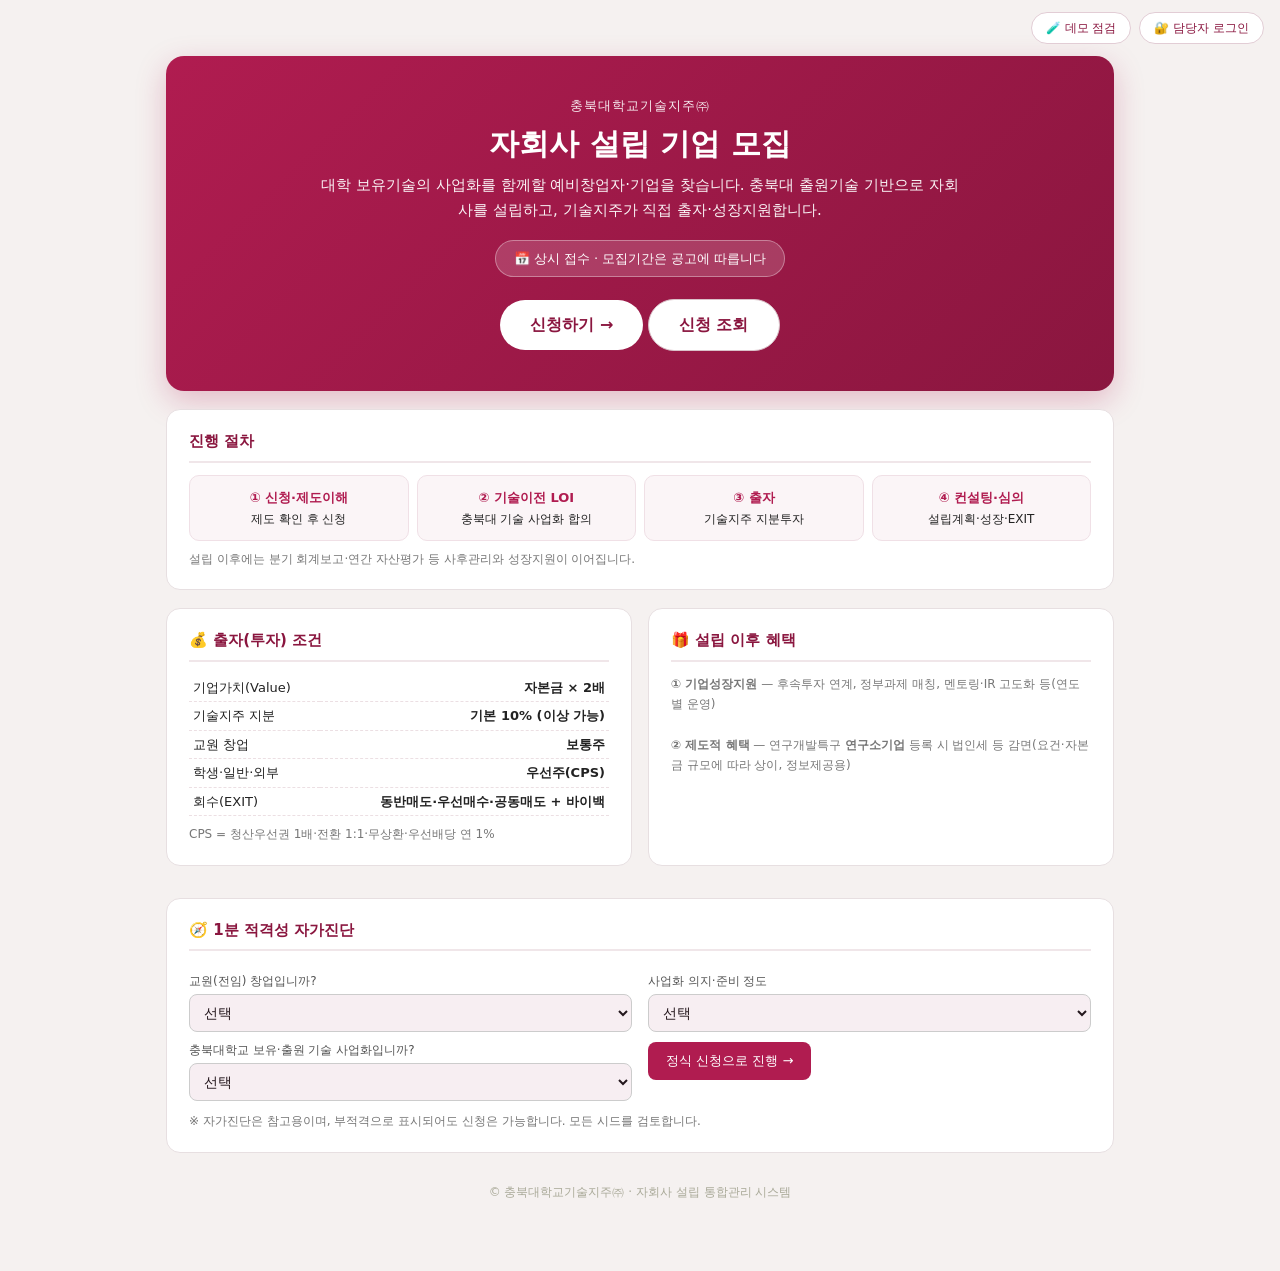
<file: index.html>
<!DOCTYPE html>
<html lang="ko"><head><meta charset="utf-8">
<title>충북대학교기술지주㈜ 자회사 설립 통합관리</title>
<meta http-equiv="refresh" content="0; url=pages/index.html">
<script>location.replace('pages/'+location.search+location.hash);</script>
</head><body>이동 중… <a href="pages/index.html">자회사 설립 모집 페이지로 이동</a></body></html>
</file>
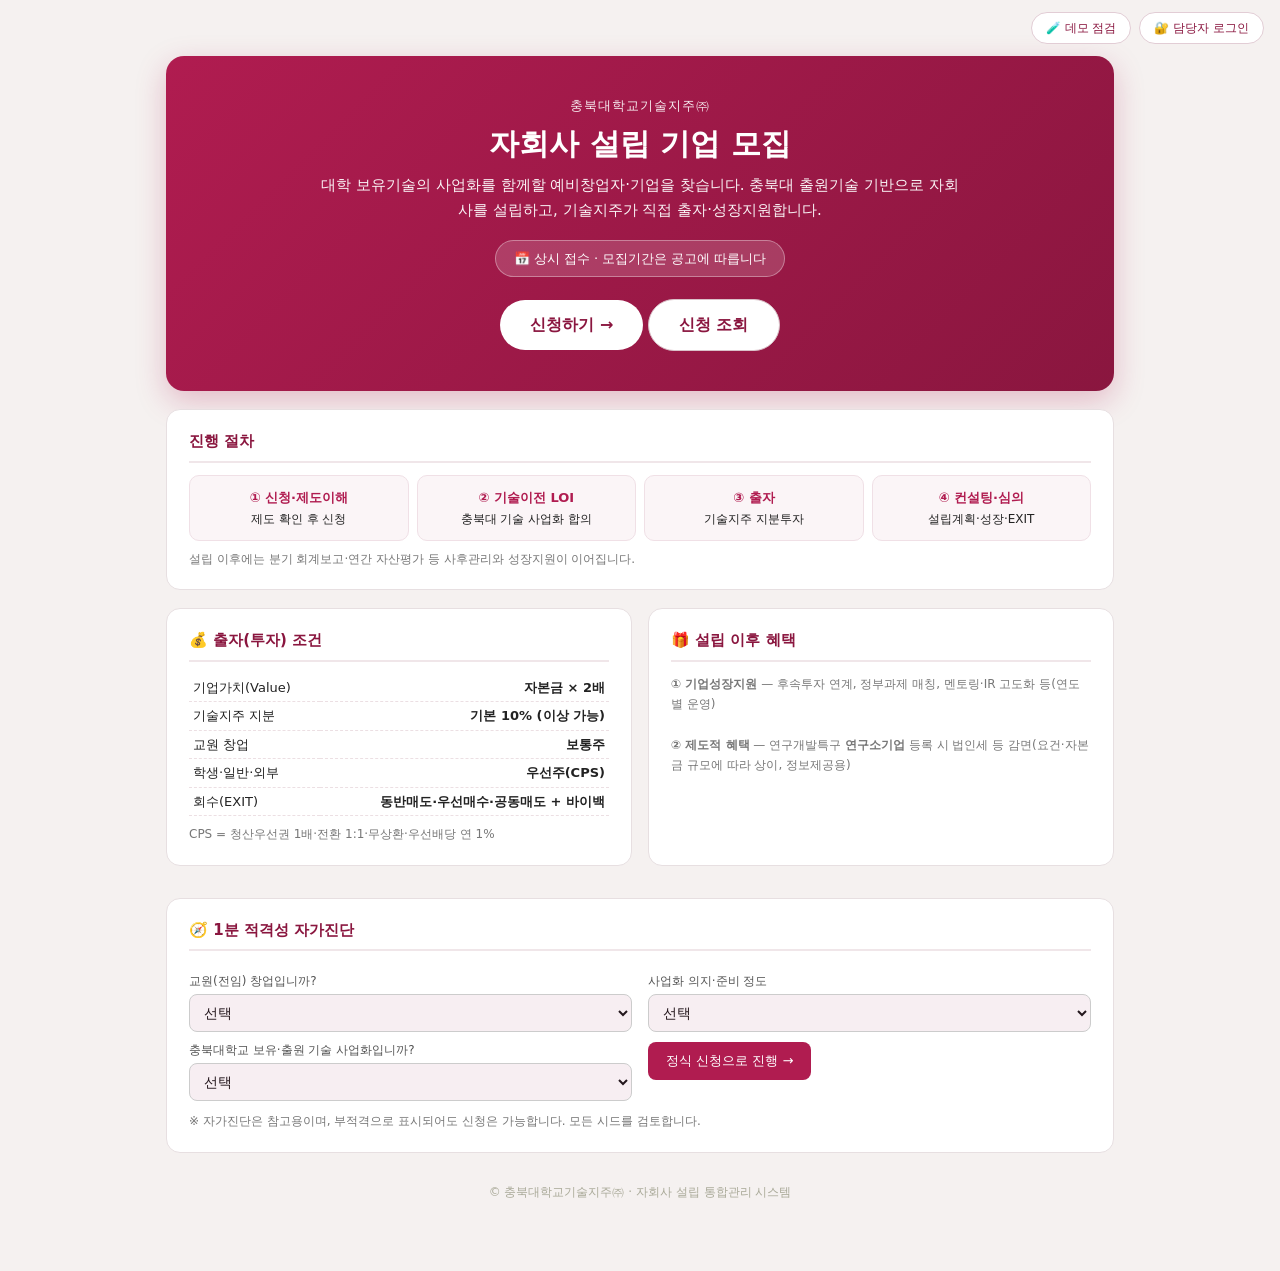
<file: pages/index.html>
<!DOCTYPE html>
<html lang="ko">
<head>
<meta charset="utf-8">
<meta name="viewport" content="width=device-width, initial-scale=1">
<title>자회사 설립 모집 · 충북대학교기술지주㈜</title>
<link rel="stylesheet" href="../common/style.css">
<style>
  :root{ --brand:#b01c50; --brand-d:#8a163f; --ok:#1f8a4c; --warn:#c47f0a; --bad:#c0392b; }
  *{ box-sizing:border-box; }
  body{ font-family:'Malgun Gothic','맑은 고딕',system-ui,sans-serif; background:#f5f1f0; margin:0; color:#222; }
  .wrap{ max-width:980px; margin:0 auto; padding:0 16px 70px; }
  .top{ display:flex; justify-content:flex-end; padding:12px 16px; }
  .top a{ font-size:12px; color:var(--brand-d); text-decoration:none; border:1px solid #e2cdd5; border-radius:20px; padding:6px 14px; background:#fff; }
  .hero{ background:linear-gradient(135deg,var(--brand),var(--brand-d)); color:#fff; border-radius:18px; padding:40px 34px; box-shadow:0 10px 30px rgba(176,28,80,.25); text-align:center; }
  .hero .org{ font-size:13px; opacity:.9; letter-spacing:1px; }
  .hero h1{ margin:8px 0 10px; font-size:30px; line-height:1.3; }
  .hero p{ opacity:.95; font-size:15px; line-height:1.7; margin:0 auto; max-width:640px; }
  .hero .period{ display:inline-block; margin-top:16px; background:rgba(255,255,255,.16); border:1px solid rgba(255,255,255,.35); border-radius:30px; padding:8px 18px; font-size:13px; }
  .cta{ margin-top:22px; } .cta a{ display:inline-block; text-decoration:none; font-weight:700; font-size:16px; padding:13px 30px; border-radius:30px; }
  .cta .go{ background:#fff; color:var(--brand-d); } .cta .go:hover{ background:#ffeef4; }
  .grid{ display:grid; grid-template-columns:1fr 1fr; gap:16px; margin-top:18px; }
  @media(max-width:760px){ .grid{ grid-template-columns:1fr; } .hero h1{ font-size:24px; } }
  .card{ background:#fff; border:1px solid #e7dfe1; border-radius:14px; padding:20px 22px; }
  .card h2{ margin:0 0 12px; font-size:15px; color:var(--brand-d); border-bottom:2px solid #f0e6e9; padding-bottom:8px; }
  .steps4{ display:grid; grid-template-columns:repeat(4,1fr); gap:8px; margin-top:6px; }
  @media(max-width:760px){ .steps4{ grid-template-columns:1fr 1fr; } }
  .st{ background:#fbf5f7; border:1px solid #f0e0e6; border-radius:10px; padding:12px 8px; text-align:center; font-size:12px; }
  .st b{ display:block; color:var(--brand); font-size:13px; margin-bottom:3px; }
  .cond td{ padding:4px 4px; border-bottom:1px dashed #ecdfe3; font-size:13px; } .cond td:last-child{ text-align:right; font-weight:600; }
  table.cond{ width:100%; border-collapse:collapse; }
  .note{ font-size:12px; color:#777; line-height:1.7; }
  label{ display:block; font-size:12px; color:#555; margin:9px 0 4px; }
  select{ width:100%; padding:9px 10px; border:1px solid #ccc; border-radius:8px; font-size:14px; }
  .verdict{ margin-top:12px; padding:12px 14px; border-radius:9px; font-size:13px; display:none; }
  .v-ok{ background:#e3f5ea; color:var(--ok); } .v-warn{ background:#fdf2e0; color:var(--warn); } .v-bad{ background:#fbe7e4; color:var(--bad); }
  .diagcta{ display:inline-block; margin-top:10px; text-decoration:none; background:var(--brand); color:#fff; padding:9px 18px; border-radius:8px; font-size:13px; }
  footer{ text-align:center; color:#aa9; font-size:12px; margin-top:30px; }
</style>
</head>
<body>
<div class="top"><a href="_demo_seed.html" style="margin-right:8px">🧪 데모 점검</a><a href="login.html">🔐 담당자 로그인</a></div>
<div class="wrap">
  <div class="hero">
    <div class="org">충북대학교기술지주㈜</div>
    <h1>자회사 설립 기업 모집</h1>
    <p>대학 보유기술의 사업화를 함께할 예비창업자·기업을 찾습니다. 충북대 출원기술 기반으로 자회사를 설립하고, 기술지주가 직접 출자·성장지원합니다.</p>
    <div class="period">📅 상시 접수 · 모집기간은 공고에 따릅니다</div>
    <div class="cta"><a class="go" href="1_apply.html?role=applicant">신청하기 →</a> <a class="go" href="apply_status.html" style="background:#fff;color:var(--brand-d);border:1px solid #d9c2c9">신청 조회</a></div>
  </div>

  <div class="card" style="margin-top:18px">
    <h2>진행 절차</h2>
    <div class="steps4">
      <div class="st"><b>① 신청·제도이해</b>제도 확인 후 신청</div>
      <div class="st"><b>② 기술이전 LOI</b>충북대 기술 사업화 합의</div>
      <div class="st"><b>③ 출자</b>기술지주 지분투자</div>
      <div class="st"><b>④ 컨설팅·심의</b>설립계획·성장·EXIT</div>
    </div>
    <div class="note" style="margin-top:8px">설립 이후에는 분기 회계보고·연간 자산평가 등 사후관리와 성장지원이 이어집니다.</div>
  </div>

  <div class="grid">
    <div class="card">
      <h2>💰 출자(투자) 조건</h2>
      <table class="cond">
        <tr><td>기업가치(Value)</td><td>자본금 × 2배</td></tr>
        <tr><td>기술지주 지분</td><td>기본 10% (이상 가능)</td></tr>
        <tr><td>교원 창업</td><td>보통주</td></tr>
        <tr><td>학생·일반·외부</td><td>우선주(CPS)</td></tr>
        <tr><td>회수(EXIT)</td><td>동반매도·우선매수·공동매도 + 바이백</td></tr>
      </table>
      <div class="note" style="margin-top:8px">CPS = 청산우선권 1배·전환 1:1·무상환·우선배당 연 1%</div>
    </div>

    <div class="card">
      <h2>🎁 설립 이후 혜택</h2>
      <div class="note">
        <b>① 기업성장지원</b> — 후속투자 연계, 정부과제 매칭, 멘토링·IR 고도화 등(연도별 운영)<br><br>
        <b>② 제도적 혜택</b> — 연구개발특구 <b>연구소기업</b> 등록 시 법인세 등 감면(요건·자본금 규모에 따라 상이, 정보제공용)
      </div>
    </div>
  </div>

  <div class="card" style="margin-top:16px">
    <h2>🧭 1분 적격성 자가진단</h2>
    <div class="grid" style="margin-top:0">
      <div>
        <label>교원(전임) 창업입니까?</label>
        <select id="q_prof"><option value="">선택</option><option value="y">예(교원)</option><option value="n">아니오</option></select>
        <label>충북대학교 보유·출원 기술 사업화입니까?</label>
        <select id="q_tech"><option value="">선택</option><option value="y">예</option><option value="maybe">미정/검토중</option><option value="n">아니오</option></select>
      </div>
      <div>
        <label>사업화 의지·준비 정도</label>
        <select id="q_will"><option value="">선택</option><option value="high">강함(구체 계획)</option><option value="mid">보통</option><option value="low">약함(구상 단계)</option></select>
        <div class="verdict" id="verdict"></div>
        <a class="diagcta" href="1_apply.html?role=applicant">정식 신청으로 진행 →</a>
      </div>
    </div>
    <div class="note" style="margin-top:10px">※ 자가진단은 참고용이며, 부적격으로 표시되어도 신청은 가능합니다. 모든 시드를 검토합니다.</div>
  </div>

  <footer>© 충북대학교기술지주㈜ · 자회사 설립 통합관리 시스템</footer>
</div>

<script>
  // 미니 자가진단(로컬 로직, 라이브러리 불필요)
  function diag(){
    var prof=v('q_prof'), tech=v('q_tech'), will=v('q_will');
    var box=document.getElementById('verdict');
    if(!(prof&&tech&&will)){ box.style.display='none'; return; }
    var verdict, cls, txt;
    if(tech==='y' && will!=='low'){ verdict='적격'; cls='v-ok'; txt='충북대 기술 사업화 + 사업화 의지 충족. 신청을 권장합니다.'; }
    else if(tech==='n'){ verdict='부적격'; cls='v-bad'; txt='자회사는 대학 보유기술 사업화가 요건입니다. 정보성 신청은 가능합니다.'; }
    else { verdict='검토필요'; cls='v-warn'; txt='기술 연계·의지 보완이 필요합니다. 담당자 상담을 권장합니다.'; }
    box.className='verdict '+cls; box.style.display='block';
    box.innerHTML='<b>'+verdict+'</b> — '+txt;
  }
  function v(id){ return document.getElementById(id).value; }
  ['q_prof','q_tech','q_will'].forEach(function(id){ document.getElementById(id).addEventListener('change', diag); });
</script>
</body>
</html>
</file>
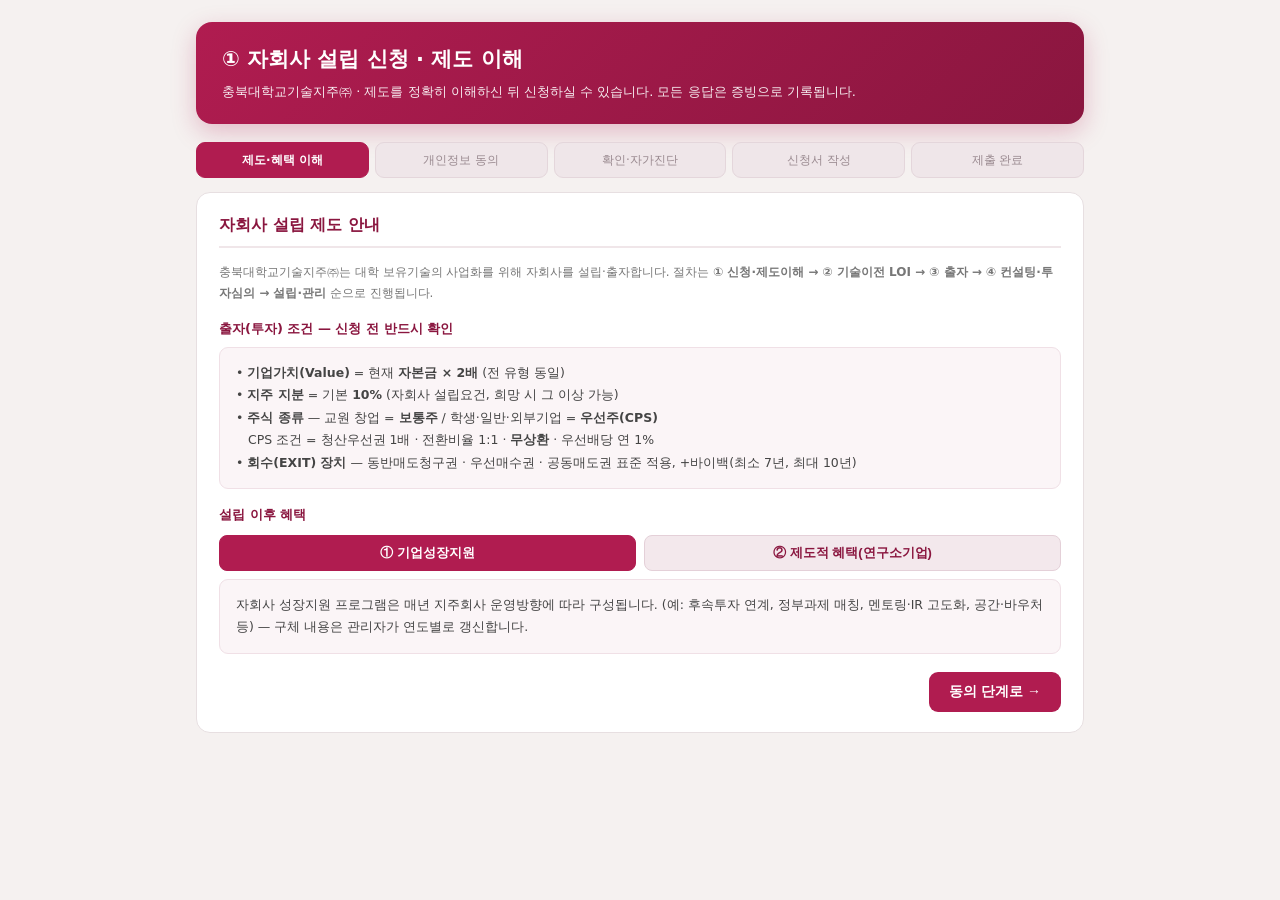
<file: pages/1_apply.html>
<!DOCTYPE html>
<html lang="ko">
<head>
<meta charset="utf-8">
<meta name="viewport" content="width=device-width, initial-scale=1">
<title>① 신청·제도이해 · 자회사 설립 통합관리</title>
<link rel="stylesheet" href="../common/style.css">
<style>
  :root{ --brand:#b01c50; --brand-d:#8a163f; --ok:#1f8a4c; --warn:#c47f0a; --bad:#c0392b; }
  body{ font-family:'Malgun Gothic','맑은 고딕',system-ui,sans-serif; background:#f5f1f0; margin:0; color:#222; }
  .wrap{ max-width:920px; margin:0 auto; padding:22px 16px 70px; }
  .hero{ background:linear-gradient(135deg,var(--brand),var(--brand-d)); color:#fff; border-radius:16px; padding:22px 26px; box-shadow:0 8px 24px rgba(176,28,80,.25); }
  .hero h1{ margin:0 0 6px; font-size:21px; } .hero .sub{ opacity:.92; font-size:13px; line-height:1.6; }
  .steps{ display:flex; gap:6px; margin:18px 0 10px; flex-wrap:wrap; }
  .steps .s{ flex:1; min-width:120px; text-align:center; font-size:12px; padding:8px 6px; border-radius:9px; background:#efe6e9; color:#9a8a90; border:1px solid #e4d6db; }
  .steps .s.on{ background:var(--brand); color:#fff; border-color:var(--brand); font-weight:700; }
  .steps .s.done{ background:#fbeef3; color:var(--brand-d); }
  .card{ background:#fff; border:1px solid #e7dfe1; border-radius:14px; padding:20px 22px; margin-top:14px; }
  .card h2{ margin:0 0 14px; font-size:16px; color:var(--brand-d); border-bottom:2px solid #f0e6e9; padding-bottom:9px; }
  .card h3{ font-size:13px; color:var(--brand-d); margin:16px 0 6px; }
  label{ display:block; font-size:12px; color:#555; margin:10px 0 4px; }
  input,select,textarea{ width:100%; box-sizing:border-box; padding:9px 10px; border:1px solid #ccc; border-radius:8px; font-size:14px; font-family:inherit; }
  .row{ display:grid; grid-template-columns:1fr 1fr; gap:12px; } @media(max-width:680px){ .row{ grid-template-columns:1fr; } }
  .chk{ display:flex; align-items:flex-start; gap:9px; font-size:13px; padding:9px 11px; border:1px solid #e6dadf; border-radius:9px; margin-top:8px; background:#fcf8f9; cursor:pointer; }
  .chk input{ width:auto; margin-top:2px; }
  .note{ font-size:12px; color:#777; line-height:1.7; }
  .benefit{ display:flex; gap:8px; margin-top:10px; } .benefit button{ flex:1; }
  .tab{ background:#f3e8ec; color:var(--brand-d); border:1px solid #e4d0d8; border-radius:8px; padding:8px; font-size:13px; cursor:pointer; }
  .tab.on{ background:var(--brand); color:#fff; border-color:var(--brand); }
  .panel{ font-size:12.5px; color:#444; line-height:1.8; background:#fbf5f7; border:1px solid #f0e0e6; border-radius:9px; padding:14px 16px; margin-top:8px; }
  .warnbox{ background:#fff7ec; border:1px solid #f0d9a8; color:#7a5908; border-radius:9px; padding:11px 13px; font-size:12px; line-height:1.7; margin-top:8px; }
  .out{ margin-top:12px; font-size:13px; background:#fbf5f7; border:1px solid #f0e0e6; border-radius:9px; padding:12px 14px; }
  .out table{ width:100%; border-collapse:collapse; } .out td{ padding:3px 4px; border-bottom:1px dashed #ecdfe3; } .out td:last-child{ text-align:right; font-weight:600; }
  .nav{ display:flex; justify-content:space-between; margin-top:18px; }
  button{ background:var(--brand); color:#fff; border:0; border-radius:9px; padding:11px 20px; font-size:14px; cursor:pointer; }
  button:hover{ background:var(--brand-d); } button.ghost{ background:#fff; color:var(--brand-d); border:1px solid #d9c2c9; }
  button:disabled{ background:#cbb9bf; cursor:not-allowed; }
  .verdict{ font-weight:700; padding:3px 10px; border-radius:20px; font-size:12px; }
  .v-ok{ background:#e3f5ea; color:var(--ok); } .v-warn{ background:#fdf2e0; color:var(--warn); } .v-bad{ background:#fbe7e4; color:var(--bad); }
  .hidden{ display:none !important; }
  .done-card{ text-align:center; padding:34px; }
  .receipt{ font-size:26px; font-weight:800; color:var(--brand); letter-spacing:1px; margin:10px 0; }
</style>
</head>
<body>
<div class="wrap">
  <div class="hero">
    <h1>① 자회사 설립 신청 · 제도 이해</h1>
    <div class="sub">충북대학교기술지주㈜ · 제도를 정확히 이해하신 뒤 신청하실 수 있습니다. 모든 응답은 증빙으로 기록됩니다.</div>
  </div>

  <div class="steps">
    <div class="s on"  data-step="0">제도·혜택 이해</div>
    <div class="s"     data-step="1">개인정보 동의</div>
    <div class="s"     data-step="2">확인·자가진단</div>
    <div class="s"     data-step="3">신청서 작성</div>
    <div class="s"     data-step="4">제출 완료</div>
  </div>

  <!-- STEP 0 : 제도·혜택 이해 -->
  <div class="card step" data-step="0">
    <h2>자회사 설립 제도 안내</h2>
    <div class="note">
      충북대학교기술지주㈜는 대학 보유기술의 사업화를 위해 자회사를 설립·출자합니다. 절차는
      <b>① 신청·제도이해 → ② 기술이전 LOI → ③ 출자 → ④ 컨설팅·투자심의 → 설립·관리</b> 순으로 진행됩니다.
    </div>

    <h3>출자(투자) 조건 — 신청 전 반드시 확인</h3>
    <div class="panel">
      • <b>기업가치(Value)</b> = 현재 <b>자본금 × 2배</b> (전 유형 동일)<br>
      • <b>지주 지분</b> = 기본 <b>10%</b> (자회사 설립요건, 희망 시 그 이상 가능)<br>
      • <b>주식 종류</b> — 교원 창업 = <b>보통주</b> / 학생·일반·외부기업 = <b>우선주(CPS)</b><br>
      &nbsp;&nbsp;&nbsp;CPS 조건 = 청산우선권 1배 · 전환비율 1:1 · <b>무상환</b> · 우선배당 연 1%<br>
      • <b>회수(EXIT) 장치</b> — 동반매도청구권 · 우선매수권 · 공동매도권 표준 적용, +바이백(최소 7년, 최대 10년)
    </div>

    <h3>설립 이후 혜택</h3>
    <div class="benefit">
      <button type="button" class="tab on" id="tabGrowth" onclick="benefit('growth')">① 기업성장지원</button>
      <button type="button" class="tab" id="tabResearch" onclick="benefit('research')">② 제도적 혜택(연구소기업)</button>
    </div>
    <div class="panel" id="benefitGrowth"></div>
    <div class="panel hidden" id="benefitResearch">
      <b>연구소기업 제도</b> (연구개발특구진흥재단 운영) — 특구 내 공공연구기관 기술을 직접 사업화하는 기업으로 등록 시 세제 혜택을 받습니다.<br><br>
      • <b>등록요건</b> : 공공연구기관 등이 <b>자본금의 일정비율 이상 출자</b> — 자본금 <u>10억 미만 20%</u> / <u>10~50억 10%</u> / <u>50억 이상 5%</u><br>
      • <b>주요 혜택</b> : 법인세·소득세 <u>3년 100% + 2년 50% 감면</u>, 재산세·취득세 감면 등
      <div class="warnbox">
        ⚠️ <b>유의</b> : 지주 출자가 <b>10%</b> 이므로, <b>자본금 10억 미만</b> 자회사는 연구소기업 등록에 <b>20% 출자가 필요</b>해
        10%만으로는 요건에 미달할 수 있습니다. 자본금 규모·추가출자 여부에 따라 충족 여부가 달라집니다.
        본 안내는 <b>정보 제공용</b>이며 연구소기업 진행은 필수가 아닙니다. (구체 수치는 재단 공식 고시 기준)
      </div>
    </div>
    <div class="nav"><span></span><button type="button" onclick="go(1)">동의 단계로 →</button></div>
  </div>

  <!-- STEP 1 : 개인정보 3종 동의 -->
  <div class="card step hidden" data-step="1">
    <h2>개인정보 수집·이용 동의</h2>
    <div class="note">아래 3개 항목에 모두 동의하셔야 신청을 진행할 수 있습니다. 동의 일시가 증빙으로 기록됩니다.</div>
    <label class="chk"><input type="checkbox" id="c1"><span><b>(필수) 개인정보 수집·이용</b> — 신청자 성명·연락처·이메일·소속·사업자정보를 신청 심사·연락 목적으로 수집·이용합니다.</span></label>
    <label class="chk"><input type="checkbox" id="c2"><span><b>(필수) 제3자 제공 — 충북대학교 산학협력단</b> — 기술이전 협의를 위해 신청정보·대상기술을 산학협력단에 제공합니다.</span></label>
    <label class="chk"><input type="checkbox" id="c3"><span><b>(필수) 민감정보 처리</b> — 예비창업자 식별을 위한 생년월일은 <b>해시 처리</b>되어 저장되며 원문은 보관하지 않습니다.</span></label>
    <div class="nav"><button type="button" class="ghost" onclick="go(0)">← 이전</button><button type="button" id="btnConsent" disabled onclick="go(2)">동의하고 계속 →</button></div>
  </div>

  <!-- STEP 2 : 핵심 확인체크 + 적격성 자가진단 -->
  <div class="card step hidden" data-step="2">
    <h2>핵심사항 확인 · 적격성 자가진단</h2>
    <h3>출자조건 이해 확인(항목별)</h3>
    <label class="chk"><input type="checkbox" class="ck"><span>지주가 <b>지분 10%</b>를 인수함을 이해했습니다.</span></label>
    <label class="chk"><input type="checkbox" class="ck"><span>기업가치는 <b>자본금의 2배</b>로 산정됨을 이해했습니다.</span></label>
    <label class="chk"><input type="checkbox" class="ck"><span>창업유형에 따라 <b>보통주/우선주(CPS)</b>가 결정됨을 이해했습니다.</span></label>
    <label class="chk"><input type="checkbox" class="ck"><span>EXIT 장치(동반매도·우선매수·공동매도·바이백)가 적용됨을 이해했습니다.</span></label>

    <h3>적격성 자가진단</h3>
    <div class="row">
      <div><label>교원(전임) 창업입니까?</label>
        <select id="q_prof"><option value="">선택</option><option value="y">예(교원)</option><option value="n">아니오</option></select></div>
      <div><label>충북대학교 보유·출원 기술 사업화입니까?</label>
        <select id="q_tech"><option value="">선택</option><option value="y">예</option><option value="maybe">미정/검토중</option><option value="n">아니오</option></select></div>
    </div>
    <div class="row">
      <div><label>사업화 의지·준비 정도</label>
        <select id="q_will"><option value="">선택</option><option value="high">강함(구체 계획)</option><option value="mid">보통</option><option value="low">약함(구상 단계)</option></select></div>
      <div><label>진단 결과</label><div id="diag" class="out" style="margin-top:4px">선택 시 표시됩니다.</div></div>
    </div>
    <div class="nav"><button type="button" class="ghost" onclick="go(1)">← 이전</button><button type="button" id="btnDiag" disabled onclick="go(3)">신청서 작성 →</button></div>
  </div>

  <!-- STEP 3 : 신청서 -->
  <div class="card step hidden" data-step="3">
    <h2>신청서 작성</h2>
    <div class="row">
      <div><label>신청자(대표자) 성명 *</label><input id="f_ceo"></div>
      <div><label>창업유형 *</label>
        <select id="f_ftype">
          <option value="professor">교원 창업 → 보통주</option>
          <option value="student">학생 창업 → 우선주(CPS)</option>
          <option value="general">일반 개인 창업 → 우선주(CPS)</option>
          <option value="external" selected>외부 기업 → 우선주(CPS)</option>
        </select></div>
    </div>
    <div class="row">
      <div><label>소속/회사명</label><input id="f_org"></div>
      <div><label>연락처 *</label><input id="f_tel" placeholder="010-0000-0000"></div>
    </div>
    <div class="row">
      <div><label>이메일 *</label><input id="f_email" type="email"></div>
      <div><label>사업자등록번호(기창업 시)</label><input id="f_bizno" placeholder="없으면 비워두세요(예비창업)"></div>
    </div>
    <div class="row">
      <div><label>생년월일(예비창업자 식별용·해시저장)</label><input id="f_birth" type="date"></div>
      <div><label>기술분야</label><input id="f_field" placeholder="예: 바이오·소재·ICT"></div>
    </div>
    <label>사업화 대상 기술명 *</label><input id="f_tech">
    <h3>예상 출자조건(자동 계산)</h3>
    <div class="row">
      <div><label>자본금(원)</label><input id="f_cap" type="number" value="30000000"></div>
      <div><label>액면가(원)</label><input id="f_par" type="number" value="1000"></div>
    </div>
    <label>희망 지분율(%) · 기본 10%(이상 가능)</label><input id="f_pct" type="number" value="10" step="0.1">
    <div class="out" id="f_calc"></div>

    <h3>⚡ Express 패스트트랙 (선택) — 즉시 설립 검토</h3>
    <div class="note">충북대 산학협력단과 <b>기술이전계약</b>이 체결되었고 <b>지분 투자방식에 동의</b>하셨으며 아래 필수 서류가 있으면, LOI·출자 협의를 생략하고 <b>바로 투자심의</b>로 진행할 수 있습니다(담당자 서류 확인 후 승인).</div>
    <label class="chk"><input type="checkbox" id="ex_toggle"><span>Express로 신청하겠습니다 (아래 동의·서류 필요)</span></label>
    <div id="exBox" class="hidden">
      <label class="chk"><input type="checkbox" id="ex_tt"><span>충북대학교 산학협력단과 <b>기술이전계약 체결 완료</b></span></label>
      <label class="chk"><input type="checkbox" id="ex_inv"><span><b>지분 투자방식(2배 밸류·지분·주식종류)에 동의</b> 완료</span></label>
      <label>필수 별첨 — 사업자등록증 *</label><input type="file" id="ex_f1">
      <label>필수 별첨 — 기업 소개자료 *</label><input type="file" id="ex_f2">
      <label>필수 별첨 — 이전기술 사업화 계획서 *</label><input type="file" id="ex_f3">
      <label>기술이전계약서 (권장 첨부)</label><input type="file" id="ex_f4">
    </div>

    <div class="nav"><button type="button" class="ghost" onclick="go(2)">← 이전</button><button type="button" onclick="submitApp()">신청 제출</button></div>
  </div>

  <!-- STEP 4 : 완료 -->
  <div class="card step hidden done-card" data-step="4">
    <h2 style="border:0">신청이 접수되었습니다</h2>
    <div class="note">접수번호를 보관해 주세요. 진행 상황은 담당자가 검토 후 안내드립니다.</div>
    <div class="receipt" id="receipt"></div>
    <div id="doneSummary" class="out" style="text-align:left"></div>
  </div>
</div>

<script src="../common/invest.js"></script>
<script src="../common/app.js"></script>
<script>
  // config (fetch 미지원 환경 방어)
  if(typeof fetch!=='undefined'){ fetch('../common/config.json').then(function(r){return r.json();}).then(function(c){ SUB.setConfig(c); }).catch(function(){}); }

  var state = { step:0, eligibility:'', diag:{} };

  // ----- 혜택 탭 -----
  function benefit(which){
    document.getElementById('tabGrowth').classList.toggle('on', which==='growth');
    document.getElementById('tabResearch').classList.toggle('on', which==='research');
    document.getElementById('benefitGrowth').classList.toggle('hidden', which!=='growth');
    document.getElementById('benefitResearch').classList.toggle('hidden', which!=='research');
  }
  (function initGrowth(){
    var g = (SUB.DB.benefits && SUB.DB.benefits.growth) ? SUB.DB.benefits.growth :
      '자회사 성장지원 프로그램은 매년 지주회사 운영방향에 따라 구성됩니다. (예: 후속투자 연계, 정부과제 매칭, 멘토링·IR 고도화, 공간·바우처 등) — 구체 내용은 관리자가 연도별로 갱신합니다.';
    document.getElementById('benefitGrowth').textContent = g;
  })();

  // ----- 스텝 이동 -----
  function go(n){
    state.step = n;
    document.querySelectorAll('.step').forEach(function(el){ el.classList.toggle('hidden', +el.dataset.step!==n); });
    document.querySelectorAll('.steps .s').forEach(function(el){
      var s=+el.dataset.step; el.classList.toggle('on', s===n); el.classList.toggle('done', s<n);
    });
    window.scrollTo(0,0);
    if(n===3) recalc();
  }

  // ----- 동의 게이트 -----
  ['c1','c2','c3'].forEach(function(id){
    document.getElementById(id).addEventListener('change', function(){
      var all = document.getElementById('c1').checked && document.getElementById('c2').checked && document.getElementById('c3').checked;
      document.getElementById('btnConsent').disabled = !all;
    });
  });

  // ----- 확인체크 + 자가진단 게이트 -----
  function checkGate(){
    var allCk = Array.prototype.every.call(document.querySelectorAll('.ck'), function(c){ return c.checked; });
    var prof=val('q_prof'), tech=val('q_tech'), will=val('q_will');
    var diagFilled = prof && tech && will;
    // 적격성 판정(부적격도 신청 허용=시드 확보, 단 결과 안내)
    var v='', cls='', txt='';
    if(diagFilled){
      if(tech==='y' && will!=='low'){ v='적격'; cls='v-ok'; txt='충북대 기술 사업화 + 사업화 의지 충족.'; }
      else if(tech==='n'){ v='부적격'; cls='v-bad'; txt='자회사는 대학 보유기술 사업화가 요건입니다. 정보성 신청은 가능하나 검토에서 제외될 수 있습니다.'; }
      else { v='검토필요'; cls='v-warn'; txt='기술 연계/의지 보완이 필요합니다. 신청은 가능하며 담당자 상담을 권장합니다.'; }
      state.eligibility=v; state.diag={prof:prof,tech:tech,will:will};
      document.getElementById('diag').innerHTML='<span class="verdict '+cls+'">'+v+'</span><div class="note" style="margin-top:6px">'+txt+'</div>';
    }
    document.getElementById('btnDiag').disabled = !(allCk && diagFilled);
  }
  document.querySelectorAll('.ck').forEach(function(c){ c.addEventListener('change', checkGate); });
  ['q_prof','q_tech','q_will'].forEach(function(id){ document.getElementById(id).addEventListener('change', function(){
    // 교원 자가응답 → 창업유형 기본값 힌트
    if(id==='q_prof'){ var f=document.getElementById('f_ftype'); if(val('q_prof')==='y') f.value='professor'; }
    checkGate();
  }); });

  // ----- 계산기 -----
  function val(id){ return document.getElementById(id).value; }
  function won(n){ return Math.round(n).toLocaleString('ko-KR')+'원'; }
  function recalc(){
    var r=INVEST.compute({ capital:+val('f_cap'), par:+val('f_par'), equityPct:(+val('f_pct'))/100, founderType:val('f_ftype') });
    document.getElementById('f_calc').innerHTML='<table>'+
      '<tr><td>주식 종류</td><td>'+r.stockLabel+'</td></tr>'+
      '<tr><td>주당 발행가(액면×2)</td><td>'+won(r.issuePrice)+'</td></tr>'+
      '<tr><td>신주 발행수</td><td>'+r.newShares.toLocaleString()+'주</td></tr>'+
      '<tr><td>투자금</td><td>'+won(r.investment)+'</td></tr>'+
      '<tr><td>투자전 밸류(2배)</td><td>'+won(r.preMoneyValue)+'</td></tr>'+
      '<tr><td>투자후 가치</td><td>'+won(r.postMoney)+'</td></tr>'+
      '<tr><td>실제 지분율</td><td>'+(r.actualPct*100).toFixed(2)+'%</td></tr>'+
      (r.cps?'<tr><td>CPS 조건</td><td style="font-weight:400;font-size:11px">'+r.cps.desc+'</td></tr>':'')+'</table>';
  }
  ['f_ftype','f_cap','f_par','f_pct'].forEach(function(id){ document.getElementById(id).addEventListener('input', recalc); });

  // ----- 파일 → base64 -----
  function readFile(input){
    return new Promise(function(res){
      var f=input.files[0]; if(!f){ res(null); return; }
      var fr=new FileReader();
      fr.onload=function(){ var s=String(fr.result); var b64=s.indexOf(',')>=0?s.split(',')[1]:s; res({name:f.name, mime:f.type||'application/octet-stream', b64:b64}); };
      fr.onerror=function(){ res(null); };
      fr.readAsDataURL(f);
    });
  }
  // ----- Express 토글 -----
  document.getElementById('ex_toggle').addEventListener('change', function(){
    document.getElementById('exBox').classList.toggle('hidden', !this.checked);
  });

  // ----- 제출 -----
  function submitApp(){
    var ceo=val('f_ceo').trim(), email=val('f_email').trim(), tel=val('f_tel').trim(), tech=val('f_tech').trim();
    if(!ceo||!email||!tel||!tech){ alert('필수 항목(성명·연락처·이메일·대상기술)을 입력해 주세요.'); return; }
    if(document.getElementById('ex_toggle').checked){
      var tt=document.getElementById('ex_tt').checked, inv=document.getElementById('ex_inv').checked;
      var f1=document.getElementById('ex_f1').files[0], f2=document.getElementById('ex_f2').files[0], f3=document.getElementById('ex_f3').files[0];
      if(!(tt&&inv&&f1&&f2&&f3)){ alert('Express 신청에는 2개 동의 + 필수서류 3종(사업자등록증·기업소개·사업화계획서)이 필요합니다.'); return; }
      var labels=['사업자등록증','기업소개자료','사업화계획서','기술이전계약서'];
      Promise.all(['ex_f1','ex_f2','ex_f3','ex_f4'].map(function(id){ return readFile(document.getElementById(id)); }))
        .then(function(files){
          var labeled=files.map(function(f,i){ return f?Object.assign({label:labels[i]},f):null; }).filter(Boolean);
          finalize({ express:true, expressFlags:{ techTransferSigned:true, investAgreed:true }, files:labeled });
        });
    } else { finalize({ express:false, files:[] }); }
  }
  function finalize(extra){
    var ceo=val('f_ceo').trim(), email=val('f_email').trim(), tel=val('f_tel').trim(), tech=val('f_tech').trim();
    var bizno=val('f_bizno').trim(), birth=val('f_birth');
    var cid = SUB.makeCID({ bizno:bizno, ceoName:ceo, birth:birth });
    var year = new Date().getFullYear();
    var appId = SUB.assignAppIdLocal(cid, ceo);   // 로컬 채번(서버모드는 GAS가 권위 채번 후 반환)
    var calc = INVEST.compute({ capital:+val('f_cap'), par:+val('f_par'), equityPct:(+val('f_pct'))/100, founderType:val('f_ftype') });

    SUB.upsertCompany({ cid:cid, name:val('f_org').trim()||ceo+' 신청건', ceo:ceo, type:val('f_ftype'), bizno:bizno, year:year, stage:'신청', express:!!extra.express });

    var prev = SUB.DB.applicants[cid] || { history:[] };
    var rec = {
      cid:cid, appId:appId, year:year, submittedAt:new Date().toISOString(),
      ceo:ceo, org:val('f_org').trim(), tel:tel, email:email,
      founderType:val('f_ftype'), techName:tech, field:val('f_field').trim(),
      hasBizno:!!bizno,
      invest:{ capital:+val('f_cap'), par:+val('f_par'), equityPct:(+val('f_pct'))/100,
               stockType:calc.stockType, investment:calc.investment, newShares:calc.newShares, postMoney:calc.postMoney },
      // ── 증빙 기록 ──
      consent:{ collect:true, thirdParty:true, sensitive:true, at:new Date().toISOString() },
      checks:Array.prototype.map.call(document.querySelectorAll('.ck'), function(c){ return c.checked; }),
      selfDiag:state.diag, eligibility:state.eligibility,
      express:!!extra.express, expressFlags:extra.expressFlags||null, files:extra.files||[],
      history: prev.history || []
    };
    rec.history.push({ year:year, appId:appId, at:rec.submittedAt, eligibility:state.eligibility, express:!!extra.express });
    rec.locked = true;   // 제출 후 잠금(관리자 unlock 시에만 수정)
    SUB.DB.applicants[cid]=rec; SUB.save();

    function showReceipt(finalId){
      var tail = SUB.digits(tel).slice(-4);
      document.getElementById('receipt').textContent=finalId;
      document.getElementById('doneSummary').innerHTML=
        '<table><tr><td>접수번호</td><td><b>'+SUB.esc(finalId)+'</b></td></tr>'+
        '<tr><td>대표자</td><td>'+SUB.esc(ceo)+'</td></tr>'+
        '<tr><td>창업유형</td><td>'+calc.founderLabel+' · '+calc.stockLabel+'</td></tr>'+
        '<tr><td>대상기술</td><td>'+SUB.esc(tech)+'</td></tr>'+
        '<tr><td>적격성 자가진단</td><td>'+(state.eligibility||'-')+'</td></tr>'+
        (rec.express?'<tr><td>Express</td><td>⚡ 후보(서류 '+rec.files.length+'종 첨부) — 담당자 확인 후 진행</td></tr>':'')+
        '<tr><td>예상 투자금</td><td>'+won(calc.investment)+'</td></tr></table>'+
        '<div style="margin-top:10px;padding:10px 12px;background:#fbf5f7;border:1px solid #f0e0e6;border-radius:9px;font-size:12.5px">'+
        '📌 진행 상황은 <b>접수번호</b> + <b>연락처 뒷 4자리('+SUB.esc(tail)+')</b>로 조회할 수 있습니다. 접수번호를 보관하세요.</div>';
      go(4);
    }
    // 서버모드: GAS가 접수번호 권위 채번 → 응답값으로 갱신. 로컬: 즉시.
    if(SUB.serverOn()){
      SUB.submitApplication(rec).then(function(res){
        if(res && res.ok && res.appId){ rec.appId=res.appId; SUB.DB.applicants[cid]=rec; SUB.save(); }
        showReceipt(rec.appId);
      }).catch(function(){ showReceipt(appId); });
    } else { showReceipt(appId); }
  }
  benefit('growth'); recalc();
</script>
</body>
</html>
</file>
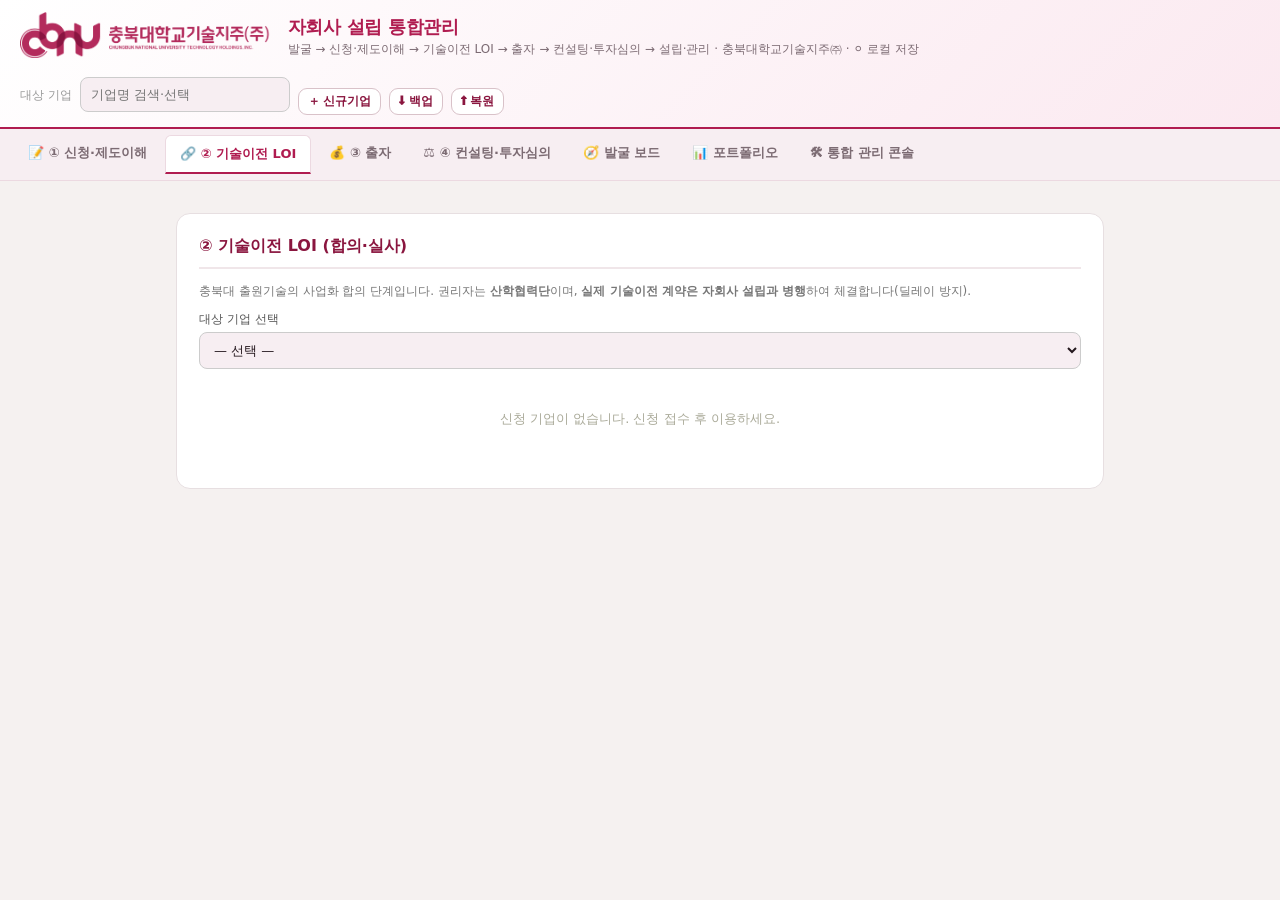
<file: pages/2_loi.html>
<!DOCTYPE html>
<html lang="ko">
<head>
<meta charset="utf-8">
<meta name="viewport" content="width=device-width, initial-scale=1">
<title>② 기술이전 LOI · 자회사 설립 통합관리</title>
<link rel="stylesheet" href="../common/style.css">
<style>
  :root{ --brand:#b01c50; --brand-d:#8a163f; --ok:#1f8a4c; --warn:#c47f0a; }
  body{ font-family:'Malgun Gothic','맑은 고딕',system-ui,sans-serif; background:#f5f1f0; margin:0; color:#222; }
  .wrap{ max-width:960px; margin:0 auto; padding:18px 16px 70px; }
  .card{ background:#fff; border:1px solid #e7dfe1; border-radius:14px; padding:20px 22px; margin-top:14px; }
  .card h2{ margin:0 0 12px; font-size:16px; color:var(--brand-d); border-bottom:2px solid #f0e6e9; padding-bottom:9px; }
  .card h3{ font-size:13px; color:var(--brand-d); margin:16px 0 6px; }
  label{ display:block; font-size:12px; color:#555; margin:9px 0 4px; }
  input,select,textarea{ width:100%; box-sizing:border-box; padding:9px 10px; border:1px solid #ccc; border-radius:8px; font-size:13px; font-family:inherit; }
  textarea{ min-height:64px; }
  .row{ display:grid; grid-template-columns:1fr 1fr; gap:12px; } @media(max-width:680px){ .row{ grid-template-columns:1fr; } }
  .stub{ background:#fbf7ee; border:1px dashed #e3cf9e; border-radius:9px; padding:10px 12px; font-size:12px; color:#7a5908; margin-top:8px; }
  .consent{ background:#fbf5f7; border:1px solid #f0e0e6; border-radius:10px; padding:14px 16px; margin-top:8px; }
  .chk{ display:flex; align-items:center; gap:8px; font-size:13px; margin-top:8px; } .chk input{ width:auto; }
  button{ background:var(--brand); color:#fff; border:0; border-radius:9px; padding:11px 18px; font-size:14px; cursor:pointer; margin-top:14px; }
  button:hover{ background:var(--brand-d); } button.ghost{ background:#fff; color:var(--brand-d); border:1px solid #d9c2c9; } button:disabled{ background:#cbb9bf; cursor:not-allowed; }
  .status-pill{ display:inline-block; font-size:12px; font-weight:700; padding:3px 11px; border-radius:20px; }
  .s-talk{ background:#eef2f7; color:#3a5e8c; } .s-agree{ background:#fdf2e0; color:var(--warn); } .s-signed{ background:#e3f5ea; color:var(--ok); }
  .muted{ color:#999; font-size:12px; } .empty{ text-align:center; color:#aa9; padding:40px; }
  .note{ font-size:12px; color:#777; line-height:1.7; }
</style>
</head>
<body>
<div id="appHeader"></div>
<div class="wrap">
  <div class="card" id="picker">
    <h2>② 기술이전 LOI (합의·실사)</h2>
    <div class="note">충북대 출원기술의 사업화 합의 단계입니다. 권리자는 <b>산학협력단</b>이며, <b>실제 기술이전 계약은 자회사 설립과 병행</b>하여 체결합니다(딜레이 방지).</div>
    <label>대상 기업 선택</label><select id="coSel"></select>
  </div>

  <div class="card" id="editor" style="display:none">
    <h2 id="coTitle"></h2>

    <h3>사업화 대상 기술 · 연구자 매칭</h3>
    <div class="stub">🔗 <b>P2 연계 예정</b> — 충북대 기술 Notion DB(사업화 유망기술 풀)에서 선택, KIPRIS로 특허상태·발명자 자동 매칭. 현재는 수기 입력입니다.
      <button class="ghost" style="margin-top:8px;padding:5px 10px;font-size:12px" disabled>충북대 기술 DB에서 선택(예정)</button></div>
    <div class="row">
      <div><label>대상 기술명 *</label><input id="techName"></div>
      <div><label>특허/출원번호</label><input id="patentNo" placeholder="예: 10-2025-0123456"></div>
    </div>
    <div class="row">
      <div><label>연구자(발명자)</label><input id="researcher"></div>
      <div><label>기술분야</label><input id="field"></div>
    </div>
    <label>사업화 범위(라이선스/양도·적용분야)</label><textarea id="scope"></textarea>

    <h3>산학협력단 기술이전 의향 동의 <span class="muted">(경량 동의 — 향후 본계약 수월화)</span></h3>
    <div class="consent">
      <div class="row">
        <div><label>기술이전팀 담당(공유 계정 tlo)</label><input id="tloTeam" placeholder="충북대 산학협력단 기술이전팀"></div>
        <div><label>동의 일시</label><input id="tloAt" readonly placeholder="동의 체크 시 자동 기록"></div>
      </div>
      <label class="chk"><input type="checkbox" id="tloConsent"><span>산학협력단은 위 기술의 <b>해당 기업으로의 기술이전 추진에 동의</b>합니다.</span></label>
      <label>비고(범위·조건 등)</label><textarea id="tloMemo"></textarea>
    </div>

    <h3>LOI 진행 상태</h3>
    <div class="row">
      <div><label>상태</label>
        <select id="status">
          <option value="협의중">협의중</option>
          <option value="합의">합의(LOI)</option>
          <option value="계약체결">계약체결(설립 병행)</option>
        </select></div>
      <div><label>현재 상태</label><div id="statusView" style="margin-top:6px"></div></div>
    </div>

    <button onclick="saveLOI()">LOI 저장</button>
    <button class="ghost" onclick="location.href='3_invest.html'+roleQ()">③ 출자로 →</button>
    <span id="msg" class="muted"></span>
  </div>
</div>

<script src="../common/invest.js"></script>
<script src="../common/app.js"></script>
<script src="../common/brand.js"></script>
<script>
  if(typeof fetch!=='undefined'){ fetch('../common/config.json').then(r=>r.json()).then(c=>SUB.setConfig(c)).catch(()=>{}); }
  try{ BRAND.renderHeader('loi'); }catch(e){}
  function roleQ(){ var r=SUB.getRole(); return (r&&r!=='admin')?('?role='+r):''; }

  function fillPicker(){
    var sel=document.getElementById('coSel'), cos=SUB.DB.companies;
    sel.innerHTML='<option value="">— 선택 —</option>'+cos.map(c=>'<option value="'+c.cid+'">'+SUB.esc(c.name)+' ('+c.cid+')</option>').join('');
    if(!cos.length) document.getElementById('picker').insertAdjacentHTML('beforeend','<div class="empty">신청 기업이 없습니다. 신청 접수 후 이용하세요.</div>');
    var cur=SUB.getCID(); if(cur) sel.value=cur;
  }
  function statusPill(s){ var cls=s==='계약체결'?'s-signed':(s==='합의'?'s-agree':'s-talk');
    return '<span class="status-pill '+cls+'">'+SUB.esc(s)+'</span>'; }
  function loadCo(cid){
    if(!cid){ document.getElementById('editor').style.display='none'; return; }
    SUB.setCID(cid);
    var co=null; SUB.DB.companies.forEach(c=>{ if(c.cid===cid) co=c; });
    var ap=SUB.DB.applicants[cid];
    document.getElementById('editor').style.display='';
    document.getElementById('coTitle').textContent=(co?co.name:cid)+' — 기술이전 LOI';
    var l=SUB.DB.loi[cid]||{};
    document.getElementById('techName').value=l.techName||(ap?ap.techName:'')||'';
    document.getElementById('patentNo').value=l.patentNo||'';
    document.getElementById('researcher').value=l.researcher||'';
    document.getElementById('field').value=l.field||(ap?ap.field:'')||'';
    document.getElementById('scope').value=l.scope||'';
    document.getElementById('tloTeam').value=l.tloTeam||'충북대학교 산학협력단 기술이전팀';
    document.getElementById('tloMemo').value=l.tloMemo||'';
    document.getElementById('tloConsent').checked=!!l.tloConsent;
    document.getElementById('tloAt').value=l.tloAt||'';
    document.getElementById('status').value=l.status||'협의중';
    renderStatus();
  }
  function renderStatus(){ document.getElementById('statusView').innerHTML=statusPill(document.getElementById('status').value); }
  document.getElementById('status') && document.getElementById('status');

  document.addEventListener('change', function(e){
    if(e.target && e.target.id==='tloConsent'){
      document.getElementById('tloAt').value = e.target.checked ? new Date().toISOString() : '';
    }
    if(e.target && e.target.id==='status') renderStatus();
    if(e.target && e.target.id==='coSel') loadCo(e.target.value);
  });

  function saveLOI(){
    var cid=SUB.getCID(); if(!cid){ alert('기업을 선택하세요'); return; }
    var tech=document.getElementById('techName').value.trim();
    if(!tech){ alert('대상 기술명을 입력하세요'); return; }
    var status=document.getElementById('status').value;
    var rec={ cid:cid, updatedAt:new Date().toISOString(),
      techName:tech, patentNo:document.getElementById('patentNo').value.trim(),
      researcher:document.getElementById('researcher').value.trim(), field:document.getElementById('field').value.trim(),
      scope:document.getElementById('scope').value.trim(), status:status,
      tloTeam:document.getElementById('tloTeam').value.trim(),
      tloConsent:document.getElementById('tloConsent').checked,
      tloAt:document.getElementById('tloAt').value, tloMemo:document.getElementById('tloMemo').value.trim() };
    SUB.commit('loi', cid, rec);   // 로컬 즉시 + 서버 동기화
    // 단계 갱신(신청→LOI, 그 이상 단계면 유지)
    var co=SUB.DB.companies.find(c=>c.cid===cid)||{};
    if(['신청','LOI',''].indexOf(co.stage||'신청')>=0) SUB.upsertCompany({cid:cid,stage:'LOI'});
    document.getElementById('msg').textContent='LOI 저장됨 ✔ '+(document.getElementById('tloConsent').checked?'· 산학협력단 동의 기록':'· 동의 대기');
  }

  fillPicker();
  if(SUB.getCID()) loadCo(SUB.getCID());
</script>
</body>
</html>
</file>
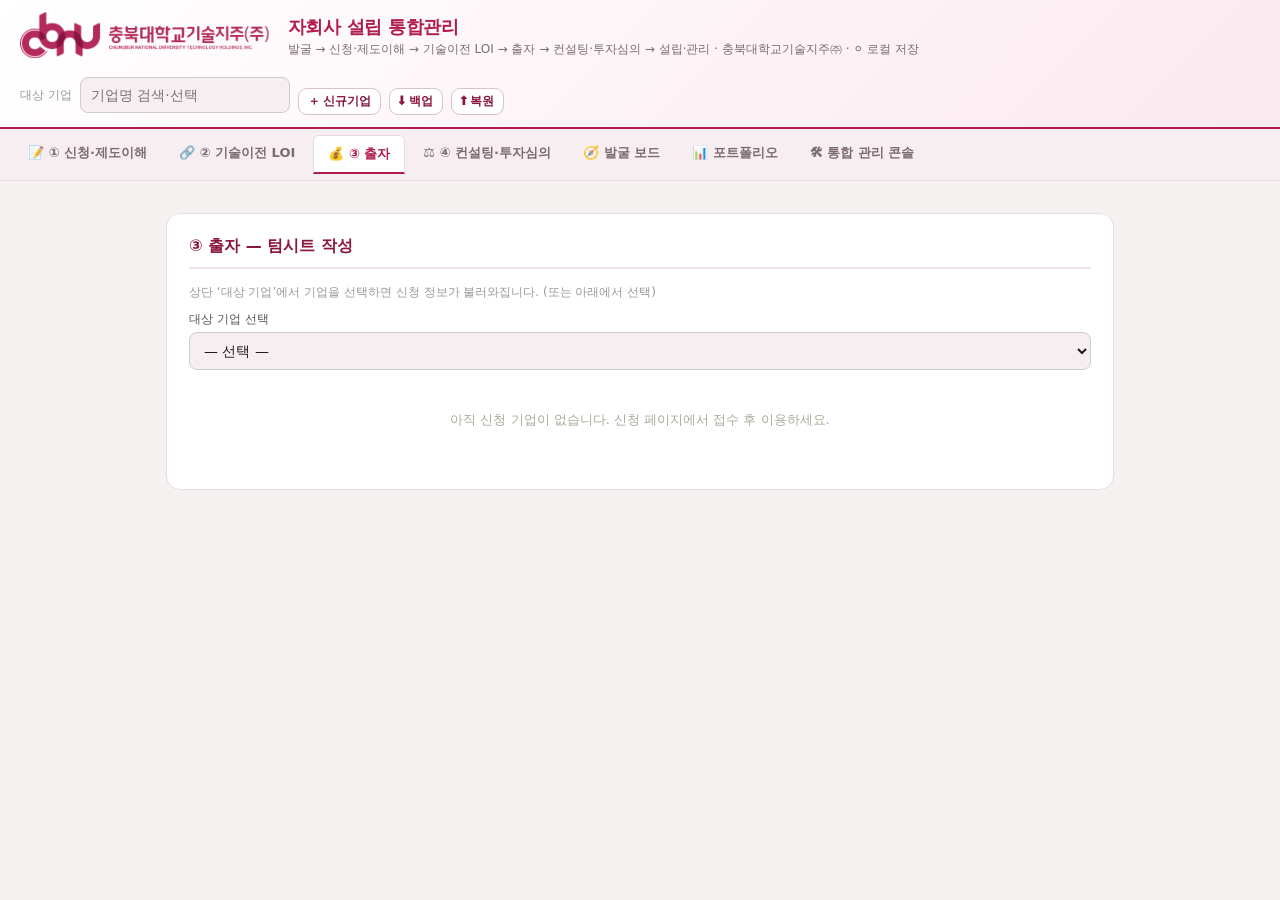
<file: pages/3_invest.html>
<!DOCTYPE html>
<html lang="ko">
<head>
<meta charset="utf-8">
<meta name="viewport" content="width=device-width, initial-scale=1">
<title>③ 출자(텀시트) · 자회사 설립 통합관리</title>
<link rel="stylesheet" href="../common/style.css">
<style>
  :root{ --brand:#b01c50; --brand-d:#8a163f; }
  body{ font-family:'Malgun Gothic','맑은 고딕',system-ui,sans-serif; background:#f5f1f0; margin:0; color:#222; }
  .wrap{ max-width:980px; margin:0 auto; padding:18px 16px 70px; }
  .card{ background:#fff; border:1px solid #e7dfe1; border-radius:14px; padding:20px 22px; margin-top:14px; }
  .card h2{ margin:0 0 14px; font-size:16px; color:var(--brand-d); border-bottom:2px solid #f0e6e9; padding-bottom:9px; }
  .card h3{ font-size:13px; color:var(--brand-d); margin:16px 0 6px; }
  label{ display:block; font-size:12px; color:#555; margin:9px 0 4px; }
  input,select{ width:100%; box-sizing:border-box; padding:9px 10px; border:1px solid #ccc; border-radius:8px; font-size:14px; }
  .row{ display:grid; grid-template-columns:repeat(3,1fr); gap:12px; } @media(max-width:680px){ .row{ grid-template-columns:1fr; } }
  .row2{ display:grid; grid-template-columns:1fr 1fr; gap:12px; }
  .chk{ display:flex; align-items:center; gap:8px; font-size:13px; padding:9px 11px; border:1px solid #e6dadf; border-radius:9px; margin-top:8px; background:#fcf8f9; }
  .chk input{ width:auto; }
  button{ background:var(--brand); color:#fff; border:0; border-radius:9px; padding:11px 18px; font-size:14px; cursor:pointer; margin-top:14px; }
  button:hover{ background:var(--brand-d); } button.ghost{ background:#fff; color:var(--brand-d); border:1px solid #d9c2c9; }
  .term{ background:#fbf5f7; border:1px solid #f0e0e6; border-radius:10px; padding:16px 18px; margin-top:12px; font-size:13px; }
  .term table{ width:100%; border-collapse:collapse; } .term td{ padding:4px 4px; border-bottom:1px dashed #ecdfe3; } .term td:last-child{ text-align:right; font-weight:600; }
  .pill{ display:inline-block; font-size:11px; padding:3px 9px; border-radius:20px; background:#f3e3e9; color:var(--brand-d); margin:2px 4px 2px 0; }
  .muted{ color:#999; font-size:12px; }
  .empty{ text-align:center; color:#aa9; padding:40px; }
</style>
</head>
<body>
<div id="appHeader"></div>
<div class="wrap">
  <div class="card" id="picker">
    <h2>③ 출자 — 텀시트 작성</h2>
    <div class="muted">상단 ‘대상 기업’에서 기업을 선택하면 신청 정보가 불러와집니다. (또는 아래에서 선택)</div>
    <label>대상 기업 선택</label>
    <select id="coSel"></select>
  </div>

  <div class="card" id="editor" style="display:none">
    <h2 id="coTitle"></h2>
    <h3>밸류에이션 입력 (자본금 × 2배 · 지분 기본 10%)</h3>
    <div class="row">
      <div><label>창업유형(주식종류 결정)</label>
        <select id="ftype">
          <option value="professor">교원 → 보통주</option>
          <option value="student">학생 → 우선주(CPS)</option>
          <option value="general">일반 → 우선주(CPS)</option>
          <option value="external">외부기업 → 우선주(CPS)</option>
        </select></div>
      <div><label>자본금(원)</label><input id="cap" type="number"></div>
      <div><label>액면가(원)</label><input id="par" type="number"></div>
    </div>
    <label>지분율(%) · 기본 10%</label><input id="pct" type="number" value="10" step="0.1" style="max-width:160px">

    <h3>EXIT·계약 장치 (투자 단계 개별 가감)</h3>
    <label class="chk"><input type="checkbox" id="x_drag" checked> 동반매도청구권(Drag-along)</label>
    <label class="chk"><input type="checkbox" id="x_rofr" checked> 우선매수권(ROFR)</label>
    <label class="chk"><input type="checkbox" id="x_tag" checked> 공동매도권(Tag-along)</label>
    <label class="chk"><input type="checkbox" id="x_buy" checked> 바이백(풋옵션)</label>
    <div class="row2" id="buybox">
      <div><label>최소 행사연도 / 최대(연장 3회)</label>
        <div class="row2"><input id="b_min" type="number" value="7"><input id="b_max" type="number" value="10"></div></div>
      <div><label>매수 주체</label>
        <select id="b_buyer"><option value="founder">창업자(이해관계인)</option><option value="company">회사</option></select></div>
    </div>

    <button onclick="genTerm()">텀시트 생성·저장</button>
    <button class="ghost" onclick="location.href='4_ic.html'+roleQ()">④ 투자심의로 →</button>
    <div id="termOut"></div>
  </div>
</div>

<script src="../common/invest.js"></script>
<script src="../common/app.js"></script>
<script src="../common/brand.js"></script>
<script>
  if(typeof fetch!=='undefined'){ fetch('../common/config.json').then(r=>r.json()).then(c=>SUB.setConfig(c)).catch(()=>{}); }
  function roleQ(){ var r=SUB.getRole(); return (r&&r!=='admin')?('?role='+r):''; }
  try{ BRAND.renderHeader('invest'); }catch(e){}

  function won(n){ return Math.round(n).toLocaleString('ko-KR')+'원'; }
  function fillPicker(){
    var sel=document.getElementById('coSel');
    var cos=SUB.DB.companies;
    sel.innerHTML='<option value="">— 선택 —</option>'+cos.map(c=>'<option value="'+c.cid+'">'+SUB.esc(c.name)+' ('+c.cid+')</option>').join('');
    if(!cos.length) document.getElementById('picker').insertAdjacentHTML('beforeend','<div class="empty">아직 신청 기업이 없습니다. 신청 페이지에서 접수 후 이용하세요.</div>');
    var cur=SUB.getCID(); if(cur) sel.value=cur;
  }
  function loadCo(cid){
    if(!cid){ document.getElementById('editor').style.display='none'; return; }
    SUB.setCID(cid);
    var co=null; SUB.DB.companies.forEach(c=>{ if(c.cid===cid) co=c; });
    var ap=SUB.DB.applicants[cid];
    document.getElementById('editor').style.display='';
    document.getElementById('coTitle').textContent=(co?co.name:cid)+' — 텀시트';
    var inv=(ap&&ap.invest)||{};
    document.getElementById('ftype').value=(co&&co.type)||inv.founderType||'external';
    document.getElementById('cap').value=inv.capital||30000000;
    document.getElementById('par').value=inv.par||1000;
    document.getElementById('pct').value=((inv.equityPct||0.10)*100);
    // 기존 텀시트 복원
    var t=SUB.DB.invest[cid];
    if(t&&t.exit){ document.getElementById('x_drag').checked=t.exit.dragAlong; document.getElementById('x_rofr').checked=t.exit.rofr;
      document.getElementById('x_tag').checked=t.exit.tagAlong; document.getElementById('x_buy').checked=t.exit.buyback.enabled;
      document.getElementById('b_min').value=t.exit.buyback.minYears; document.getElementById('b_max').value=t.exit.buyback.maxYears;
      document.getElementById('b_buyer').value=t.exit.buyback.buyer; }
    toggleBuy(); renderTermPreview();
  }
  function toggleBuy(){ document.getElementById('buybox').style.opacity=document.getElementById('x_buy').checked?'1':'.4'; }
  function currentExit(){
    return { dragAlong:document.getElementById('x_drag').checked, rofr:document.getElementById('x_rofr').checked,
      tagAlong:document.getElementById('x_tag').checked,
      buyback:{ enabled:document.getElementById('x_buy').checked, minYears:+document.getElementById('b_min').value,
        extensions:3, maxYears:+document.getElementById('b_max').value, buyer:document.getElementById('b_buyer').value } };
  }
  function compute(){
    return INVEST.compute({ capital:+document.getElementById('cap').value, par:+document.getElementById('par').value,
      equityPct:(+document.getElementById('pct').value)/100, founderType:document.getElementById('ftype').value });
  }
  function renderTermPreview(){
    var r=compute(), x=currentExit();
    var devices=[]; if(x.dragAlong)devices.push('동반매도청구권'); if(x.rofr)devices.push('우선매수권'); if(x.tagAlong)devices.push('공동매도권');
    if(x.buyback.enabled)devices.push('바이백('+x.buyback.minYears+'~'+x.buyback.maxYears+'년, '+(x.buyback.buyer==='founder'?'창업자':'회사')+' 매수)');
    document.getElementById('termOut').innerHTML='<div class="term"><b>텀시트 미리보기</b><table>'+
      '<tr><td>주식 종류</td><td>'+r.stockLabel+'</td></tr>'+
      '<tr><td>투자전 밸류(2배)</td><td>'+won(r.preMoneyValue)+'</td></tr>'+
      '<tr><td>주당 발행가(액면×2)</td><td>'+won(r.issuePrice)+'</td></tr>'+
      '<tr><td>신주/투자금</td><td>'+r.newShares.toLocaleString()+'주 · '+won(r.investment)+'</td></tr>'+
      '<tr><td>투자후 가치/지분</td><td>'+won(r.postMoney)+' · '+(r.actualPct*100).toFixed(2)+'%</td></tr>'+
      (r.cps?'<tr><td>우선주 조건</td><td style="font-weight:400;font-size:11px">'+r.cps.desc+'</td></tr>':'')+
      '</table><div style="margin-top:8px">'+devices.map(d=>'<span class="pill">'+d+'</span>').join('')+'</div></div>';
  }
  function genTerm(){
    var cid=SUB.getCID(); if(!cid){ alert('기업을 선택하세요'); return; }
    var r=compute(), x=currentExit();
    var rec={ cid:cid, savedAt:new Date().toISOString(),
      capital:r.input.capital, par:r.input.par, equityPct:r.input.equityPct,
      stockType:r.stockType, issuePrice:r.issuePrice, newShares:r.newShares, investment:r.investment,
      preMoneyValue:r.preMoneyValue, postMoney:r.postMoney, actualPct:r.actualPct,
      cps:r.cps, exit:x };
    SUB.commit('invest', cid, rec);   // 로컬 즉시 + 서버 동기화
    SUB.upsertCompany({ cid:cid, stage:'출자' });
    renderTermPreview();
    alert('텀시트가 저장되었습니다.');
  }
  ['ftype','cap','par','pct','x_drag','x_rofr','x_tag','x_buy','b_min','b_max','b_buyer'].forEach(function(id){
    document.getElementById(id).addEventListener('input', function(){ if(id==='x_buy')toggleBuy(); renderTermPreview(); });
  });
  document.getElementById('coSel').addEventListener('change', function(){ loadCo(this.value); });

  fillPicker();
  if(SUB.getCID()) loadCo(SUB.getCID());
</script>
</body>
</html>
</file>
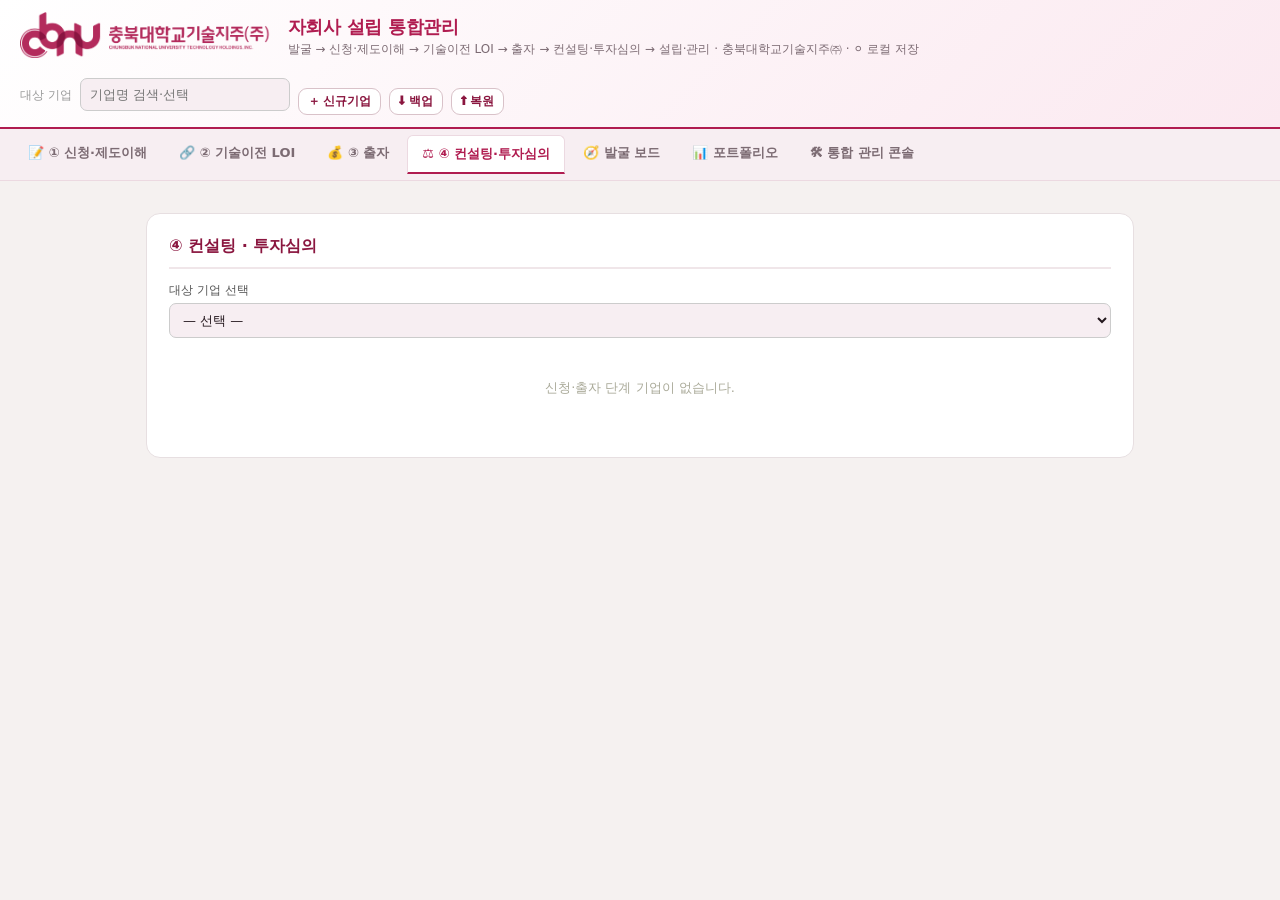
<file: pages/4_ic.html>
<!DOCTYPE html>
<html lang="ko">
<head>
<meta charset="utf-8">
<meta name="viewport" content="width=device-width, initial-scale=1">
<title>④ 컨설팅·투자심의 · 자회사 설립 통합관리</title>
<link rel="stylesheet" href="../common/style.css">
<style>
  :root{ --brand:#b01c50; --brand-d:#8a163f; --ok:#1f8a4c; --warn:#c47f0a; --bad:#c0392b; }
  body{ font-family:'Malgun Gothic','맑은 고딕',system-ui,sans-serif; background:#f5f1f0; margin:0; color:#222; }
  .wrap{ max-width:1020px; margin:0 auto; padding:18px 16px 70px; }
  .card{ background:#fff; border:1px solid #e7dfe1; border-radius:14px; padding:20px 22px; margin-top:14px; }
  .card h2{ margin:0 0 12px; font-size:16px; color:var(--brand-d); border-bottom:2px solid #f0e6e9; padding-bottom:9px; }
  .card h3{ font-size:13px; color:var(--brand-d); margin:14px 0 6px; }
  label{ display:block; font-size:12px; color:#555; margin:8px 0 4px; }
  input,select,textarea{ width:100%; box-sizing:border-box; padding:8px 9px; border:1px solid #ccc; border-radius:7px; font-size:13px; font-family:inherit; }
  textarea{ min-height:70px; }
  .tbl-wrap{ overflow-x:auto; margin-top:6px; }
  table.grid{ width:100%; min-width:560px; table-layout:fixed; border-collapse:collapse; font-size:12.5px; }
  table.grid th,table.grid td{ border:1px solid #ecdfe3; padding:6px 7px; text-align:center; vertical-align:middle; }
  table.grid th{ background:#fbf1f4; color:var(--brand-d); font-weight:700; line-height:1.3; }
  /* 셀 내부 입력칸: 텍스트·숫자·셀렉트는 칸을 채우고, 체크박스는 본래 크기로 가운데 */
  table.grid td input[type=text], table.grid td input.m_name, table.grid td input[type=number], table.grid td select{ width:100%; box-sizing:border-box; padding:5px 6px; }
  table.grid td input[type=checkbox]{ width:auto; margin:0; transform:scale(1.2); }
  .note{ font-size:12px; color:#777; line-height:1.7; } .muted{ color:#999; font-size:12px; }
  .draft{ background:#fbf7ee; border:1px dashed #e3cf9e; border-radius:9px; padding:10px 12px; font-size:12px; color:#7a5908; }
  button{ background:var(--brand); color:#fff; border:0; border-radius:9px; padding:11px 18px; font-size:14px; cursor:pointer; margin-top:14px; }
  button:hover{ background:var(--brand-d); } button.ghost{ background:#fff; color:var(--brand-d); border:1px solid #d9c2c9; }
  .result{ margin-top:14px; padding:16px 18px; border-radius:10px; font-size:14px; }
  .r-ok{ background:#e3f5ea; border:1px solid #b6e2c6; } .r-cond{ background:#fdf2e0; border:1px solid #f0d9a8; }
  .r-bad{ background:#fbe7e4; border:1px solid #f0c2bb; } .r-non{ background:#eee; border:1px solid #ddd; }
  .verdict{ font-size:20px; font-weight:800; } .tally{ font-size:12.5px; color:#555; margin-top:6px; }
  .empty{ text-align:center; color:#aa9; padding:40px; }
  .row3{ display:grid; grid-template-columns:repeat(3,1fr); gap:10px; }
</style>
</head>
<body>
<div id="appHeader"></div>
<div class="wrap">
  <div class="card" id="picker">
    <h2>④ 컨설팅 · 투자심의</h2>
    <label>대상 기업 선택</label>
    <select id="coSel"></select>
  </div>

  <div id="body" style="display:none">
    <!-- 컨설팅 초안 -->
    <div class="card" id="consultCard">
      <h2 id="coTitle"></h2>
      <div class="draft" id="draftBox">🤖 자동초안 — 신청·LOI·출자 데이터로 설립계획·성장전략·EXIT 3시나리오 초안을 생성합니다. 컨설턴트가 보완하고, 외부 전문기업·멘토 자료는 첨부로 보강합니다. (서버 연동 시 멀티에이전트 초안으로 대체 가능)
        <button class="ghost" style="margin-top:8px;padding:6px 12px;font-size:12px" onclick="genDraft()">🤖 자동초안 생성</button></div>
      <h3>설립계획·성장전략 요약</h3>
      <textarea id="c_plan" placeholder="사업화 계획·시장·팀·마일스톤·KPI 요약"></textarea>
      <h3>EXIT 3시나리오 (회수배수 MOIC 자동)</h3>
      <table class="grid" id="scn">
        <tr><th>시나리오</th><th>예상 회수금액(원)</th><th>예상 시점(년)</th><th>MOIC</th></tr>
        <tr><td>IPO</td><td><input type="number" class="sc_amt" data-k="ipo"></td><td><input type="number" class="sc_yr" data-k="ipo" value="7"></td><td class="sc_moic">-</td></tr>
        <tr><td>M&amp;A</td><td><input type="number" class="sc_amt" data-k="ma"></td><td><input type="number" class="sc_yr" data-k="ma" value="5"></td><td class="sc_moic">-</td></tr>
        <tr><td>바이백</td><td><input type="number" class="sc_amt" data-k="buy"></td><td><input type="number" class="sc_yr" data-k="buy" value="10"></td><td class="sc_moic">-</td></tr>
      </table>
      <div class="muted" id="investNote"></div>
      <button id="btnConsult" style="display:none" onclick="saveConsult()">자문(설립계획·시나리오) 저장</button>
      <span class="muted" id="consultMsg"></span>
    </div>

    <!-- IC 심의 -->
    <div class="card" id="icCard">
      <h2>투자심의위원회 의결</h2>
      <div class="row3">
        <div><label>재적 정족수 기준(%)</label><input id="quorum" type="number" value="50"></div>
        <div><label>가결 기준(%) · 과반=50</label><input id="passpct" type="number" value="50"></div>
        <div><label class="muted" style="margin-top:26px">제척 위원은 재적·출석에서 자동 제외</label></div>
      </div>
      <div class="tbl-wrap">
      <table class="grid" id="members">
        <colgroup>
          <col style="width:9%"><col style="width:31%"><col style="width:10%"><col style="width:13%"><col style="width:15%"><col style="width:22%">
        </colgroup>
        <tr><th>슬롯</th><th>위원명</th><th>출석</th><th>제척<br>(이해상충)</th><th>점수<br>(0~100)</th><th>의결</th></tr>
      </table>
      </div>
      <button id="btnTally" onclick="tally()">의결 집계·저장</button>
      <button id="btnMyVote" style="display:none" onclick="saveMyVote()">내 의결 저장</button>
      <button class="ghost" id="btnReviewPdf" onclick="makeReviewPDF()">📑 심의자료 PDF</button>
      <button class="ghost" id="btnDecisionPdf" onclick="makeDecisionPDF()">📄 의결서 PDF</button>
      <div id="result"></div>
    </div>
  </div>
</div>

<div id="pdfStage" style="position:absolute;left:-10000px;top:0;"></div>
<script src="../common/invest.js"></script>
<script src="../common/app.js"></script>
<script src="../common/brand.js"></script>
<script src="../common/vendor/jspdf.umd.min.js"></script>
<script src="../common/vendor/html2canvas.min.js"></script>
<script src="../common/pdf.js"></script>
<script>
  if(typeof fetch!=='undefined'){ fetch('../common/config.json').then(r=>r.json()).then(c=>SUB.setConfig(c)).catch(()=>{}); }
  try{ BRAND.renderHeader('ic'); }catch(e){}
  function today(){ var d=new Date(); return d.getFullYear()+'-'+('0'+(d.getMonth()+1)).slice(-2)+'-'+('0'+d.getDate()).slice(-2); }
  function pdfCtx(){
    var cid=SUB.getCID(); if(!cid){ alert('기업을 선택하세요'); return null; }
    var co=SUB.DB.companies.find(function(c){return c.cid===cid;})||{cid:cid};
    return { company:co, ceo:(SUB.DB.applicants[cid]||{}).ceo, applicant:SUB.DB.applicants[cid]||{},
      invest:SUB.DB.invest[cid]||{}, ic:SUB.DB.ic[cid]||{}, loi:SUB.DB.loi[cid]||{}, dateStr:today() };
  }
  function renderPDF(kind, fname){
    var ctx=pdfCtx(); if(!ctx) return;
    if(kind==='decision' && !(ctx.ic && ctx.ic.tally)){ alert('먼저 의결을 집계·저장하세요.'); return; }
    var stage=document.getElementById('pdfStage');
    stage.innerHTML=SUBPDF.buildReportHTML(kind, ctx);
    SUBPDF.renderToPDF(stage, fname).then(function(){ stage.innerHTML=''; });
  }
  function makeReviewPDF(){ var co=SUB.DB.companies.find(function(c){return c.cid===SUB.getCID();})||{}; renderPDF('review',(co.name||'심의자료')+'_심의자료.pdf'); }
  function makeDecisionPDF(){ var co=SUB.DB.companies.find(function(c){return c.cid===SUB.getCID();})||{}; renderPDF('decision',(co.name||'의결서')+'_의결서.pdf'); }
  function won(n){ return Math.round(n).toLocaleString('ko-KR')+'원'; }

  function fillPicker(){
    var sel=document.getElementById('coSel'), cos=SUB.DB.companies;
    sel.innerHTML='<option value="">— 선택 —</option>'+cos.map(c=>'<option value="'+c.cid+'">'+SUB.esc(c.name)+' ('+c.cid+')</option>').join('');
    if(!cos.length) document.getElementById('picker').insertAdjacentHTML('beforeend','<div class="empty">신청·출자 단계 기업이 없습니다.</div>');
    var cur=SUB.getCID(); if(cur) sel.value=cur;
  }
  function buildMembers(){
    var tb=document.getElementById('members');
    var mem=(SUB.DB.icConfig&&SUB.DB.icConfig.members)||{};
    for(var i=1;i<=7;i++){ var id='ic'+i;
      var tr=document.createElement('tr');
      tr.innerHTML='<td>'+id+'</td>'+
        '<td><input class="m_name" data-id="'+id+'" value="'+SUB.esc(mem[id]||'')+'" placeholder="위원 성명"></td>'+
        '<td><input type="checkbox" class="m_present" data-id="'+id+'"></td>'+
        '<td><input type="checkbox" class="m_recused" data-id="'+id+'"></td>'+
        '<td><input type="number" class="m_score" data-id="'+id+'" min="0" max="100"></td>'+
        '<td><select class="m_vote" data-id="'+id+'"><option value="for">찬성</option><option value="conditional">조건부</option><option value="against">반대</option><option value="abstain">기권</option></select></td>';
      tb.appendChild(tr);
    }
  }
  function loadCo(cid){
    if(!cid){ document.getElementById('body').style.display='none'; return; }
    SUB.setCID(cid);
    var co=null; SUB.DB.companies.forEach(c=>{ if(c.cid===cid) co=c; });
    document.getElementById('body').style.display='';
    document.getElementById('coTitle').textContent=(co?co.name:cid)+' — 컨설팅·심의';
    var inv=SUB.DB.invest[cid];
    document.getElementById('investNote').textContent = inv ? ('출자 투자금 = '+won(inv.investment)+' (MOIC 기준)') : '※ 출자(텀시트)가 먼저 저장되면 MOIC가 계산됩니다.';
    // 기존 컨설팅/심의 복원
    var prev=SUB.DB.ic[cid];
    if(prev){ document.getElementById('c_plan').value=prev.plan||'';
      if(prev.scenarios){ document.querySelectorAll('.sc_amt').forEach(function(el){ var s=prev.scenarios[el.dataset.k]; if(s){ el.value=s.amount; } });
        document.querySelectorAll('.sc_yr').forEach(function(el){ var s=prev.scenarios[el.dataset.k]; if(s){ el.value=s.year; } }); } }
    // 정족수·가결 기준 복원
    if(SUB.DB.icConfig){ document.getElementById('quorum').value=Math.round((SUB.DB.icConfig.quorumPct||0.5)*100); document.getElementById('passpct').value=Math.round((SUB.DB.icConfig.passPct||0.5)*100); }
    // 위원 행을 ic_votes(위원별 권위 저장)에서 복원
    var slots=(SUB.DB.icConfig&&SUB.DB.icConfig.members)||{};
    for(var i=1;i<=7;i++){ var id='ic'+i; var v=(SUB.DB.ic_votes||{})[cid+'__'+id]||{};
      var nm=document.querySelector('.m_name[data-id="'+id+'"]'); if(nm) nm.value=slots[id]||'';
      var pr=document.querySelector('.m_present[data-id="'+id+'"]'); if(pr) pr.checked=!!v.present;
      var rc=document.querySelector('.m_recused[data-id="'+id+'"]'); if(rc) rc.checked=!!v.recused;
      var sc=document.querySelector('.m_score[data-id="'+id+'"]'); if(sc) sc.value=v.score||'';
      var vt=document.querySelector('.m_vote[data-id="'+id+'"]'); if(vt&&v.vote) vt.value=v.vote;
    }
    recalcMoic();
    applyRoleView();
  }
  function genDraft(){
    var cid=SUB.getCID(); if(!cid){ alert('기업을 선택하세요'); return; }
    var co=SUB.DB.companies.find(function(c){return c.cid===cid;})||{};
    var ctx={ company:co, applicant:SUB.DB.applicants[cid]||{}, loi:SUB.DB.loi[cid]||{}, invest:SUB.DB.invest[cid]||{} };
    var dft=SUB.buildConsultDraft(ctx);
    document.getElementById('c_plan').value=dft.plan;
    Object.keys(dft.scenarios).forEach(function(k){
      var amt=document.querySelector('.sc_amt[data-k="'+k+'"]'); var yr=document.querySelector('.sc_yr[data-k="'+k+'"]');
      if(amt) amt.value=dft.scenarios[k].amount; if(yr) yr.value=dft.scenarios[k].year;
    });
    recalcMoic();
  }
  function recalcMoic(){
    var inv=SUB.DB.invest[SUB.getCID()];
    document.querySelectorAll('#scn tr').forEach(function(tr){
      var amt=tr.querySelector('.sc_amt'); if(!amt) return;
      var cell=tr.querySelector('.sc_moic');
      if(inv&&inv.investment>0&&+amt.value>0){ cell.textContent=(INVEST.moic(inv.investment,+amt.value)).toFixed(2)+'배'; }
      else cell.textContent='-';
    });
  }
  function collectMembers(){
    var rows=[];
    for(var i=1;i<=7;i++){ var id='ic'+i;
      var name=document.querySelector('.m_name[data-id="'+id+'"]').value.trim();
      rows.push({ id:id, name:name, assigned:!!name,
        present:document.querySelector('.m_present[data-id="'+id+'"]').checked,
        recused:document.querySelector('.m_recused[data-id="'+id+'"]').checked,
        score:+document.querySelector('.m_score[data-id="'+id+'"]').value||0,
        vote:document.querySelector('.m_vote[data-id="'+id+'"]').value });
    }
    return rows;
  }
  function tally(){
    var cid=SUB.getCID(); if(!cid){ alert('기업을 선택하세요'); return; }
    var members=collectMembers();
    var cfg={ quorumPct:(+document.getElementById('quorum').value)/100, passPct:(+document.getElementById('passpct').value)/100 };
    var t=SUB.tallyIC(members, cfg);
    // 위원명부 저장(슬롯 매핑) — 싱글턴 icConfig 서버 동기화
    SUB.DB.icConfig.quorumPct=cfg.quorumPct; SUB.DB.icConfig.passPct=cfg.passPct;
    members.forEach(function(m){ if(m.name) SUB.DB.icConfig.members[m.id]=m.name; });
    SUB.commitSingle('icConfig', SUB.DB.icConfig);
    // 시나리오
    var scen={};
    document.querySelectorAll('.sc_amt').forEach(function(el){ var k=el.dataset.k; scen[k]={amount:+el.value||0,
      year:+document.querySelector('.sc_yr[data-k="'+k+'"]').value||0,
      moic:(SUB.DB.invest[cid]&&+el.value>0)?INVEST.moic(SUB.DB.invest[cid].investment,+el.value):0 }; });
    var rec={ cid:cid, decidedAt:new Date().toISOString(), plan:document.getElementById('c_plan').value,
      scenarios:scen, config:cfg, members:members, tally:t };
    SUB.commit('ic', cid, rec);   // ic[cid] 메타+스냅샷+집계
    // 위원별 ic_votes 동기화(동시투표 모델의 권위 저장소)
    members.forEach(function(m){ SUB.commit('ic_votes', cid+'__'+m.id, { cid:cid, voter:m.id, name:m.name,
      present:m.present, recused:m.recused, vote:m.vote, score:m.score }); });
    SUB.upsertCompany({ cid:cid, stage: t.passed?'심의가결':'심의' });
    showResult(t);
  }
  // 심의위원 본인 의결만 저장(ic_votes[cid__본인]) — ic[cid] 메타·집계는 미변경(클로버 방지)
  function saveMyVote(){
    var cid=SUB.getCID(); if(!cid){ alert('기업을 선택하세요'); return; }
    var id=SUB.session().id; if(!id){ alert('로그인 정보가 없습니다'); return; }
    var sel=function(c){ return document.querySelector('.'+c+'[data-id="'+id+'"]'); };
    if(!sel('m_vote')){ alert('배당된 본인 슬롯이 없습니다. 관리자에게 배당을 요청하세요.'); return; }
    SUB.commit('ic_votes', cid+'__'+id, { cid:cid, voter:id, name:(SUB.DB.icConfig.members||{})[id]||'',
      present:sel('m_present').checked, recused:sel('m_recused').checked,
      score:+sel('m_score').value||0, vote:sel('m_vote').value });
    document.getElementById('result').innerHTML='<div class="result r-ok"><div class="verdict">내 의결 저장됨 ✔</div></div>';
  }
  // 컨설턴트 자문 저장(ic[cid] 메타: 설립계획·시나리오) — 투표·집계 미변경
  function saveConsult(){
    var cid=SUB.getCID(); if(!cid){ alert('기업을 선택하세요'); return; }
    var scen={}; document.querySelectorAll('.sc_amt').forEach(function(el){ var k=el.dataset.k; scen[k]={amount:+el.value||0,
      year:+document.querySelector('.sc_yr[data-k="'+k+'"]').value||0,
      moic:(SUB.DB.invest[cid]&&+el.value>0)?INVEST.moic(SUB.DB.invest[cid].investment,+el.value):0 }; });
    var prev=SUB.DB.ic[cid]||{};
    var rec=Object.assign({}, prev, { cid:cid, plan:document.getElementById('c_plan').value, scenarios:scen, consultAt:new Date().toISOString() });
    SUB.commit('ic', cid, rec);
    document.getElementById('consultMsg').textContent='자문 저장됨 ✔';
  }
  // 역할별 화면 — 심의위원=본인 1행+읽기전용 자료 / 컨설턴트=자문 / 담당자·관리자=전체
  function applyRoleView(){
    var role=SUB.getRole();
    var show=function(id,on){ var el=document.getElementById(id); if(el) el.style.display=on?'':'none'; };
    if(role==='ic'){                              // 심의위원: 본인 의결만
      show('draftBox',false); show('btnConsult',false);
      document.getElementById('c_plan').readOnly=true;
      document.querySelectorAll('.sc_amt,.sc_yr').forEach(function(e){ e.disabled=true; });
      show('btnTally',false); show('btnReviewPdf',true); show('btnDecisionPdf',false); show('btnMyVote',true);
      document.getElementById('quorum').disabled=true; document.getElementById('passpct').disabled=true;
      var myId=SUB.session().id;
      document.querySelectorAll('#members tr').forEach(function(tr,i){ if(i===0) return;
        var inp=tr.querySelector('.m_vote'); if(inp && inp.dataset.id!==myId) tr.style.display='none';
        var nm=tr.querySelector('.m_name'); if(nm) nm.readOnly=true; });
    } else if(role==='consultant'){               // 컨설턴트: 자문만
      show('btnConsult',true); show('icCard',false);
    } else { show('btnConsult',false); show('btnMyVote',false); } // 담당자/관리자: 전체(기본)
  }
  function showResult(t){
    var cls = !t.quorumMet?'r-non':(t.result==='가결'?'r-ok':(t.result==='조건부가결'?'r-cond':'r-bad'));
    document.getElementById('result').innerHTML='<div class="result '+cls+'">'+
      '<div class="verdict">'+t.result+'</div>'+
      '<div class="tally">재적 '+t.registered+'명(제척 '+t.recused+') · 출석 '+t.present+'명(정족수 '+t.quorumNeed+') · '+
      '찬성 '+t.forC+' · 조건부 '+t.conditionalC+' · 반대 '+t.againstC+' · 기권 '+t.abstainC+
      ' · 가결선 '+t.threshold+' · 평균점수 '+t.avgScore.toFixed(1)+'점</div></div>';
  }
  document.getElementById('coSel').addEventListener('change', function(){ loadCo(this.value); });
  document.querySelectorAll('.sc_amt').forEach(el=>el.addEventListener('input', recalcMoic));

  fillPicker(); buildMembers();
  if(SUB.getCID()) loadCo(SUB.getCID());
</script>
</body>
</html>
</file>
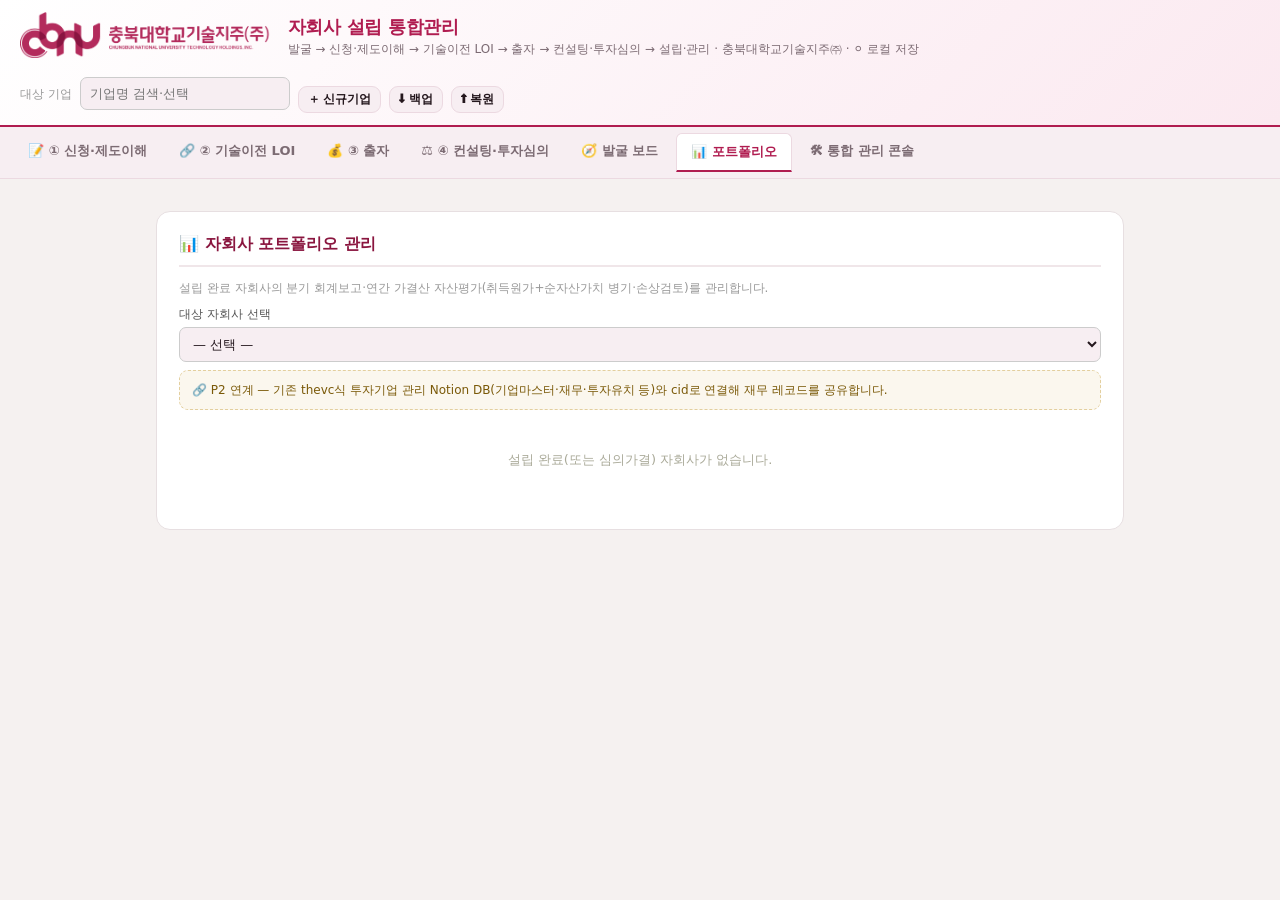
<file: pages/5_portfolio.html>
<!DOCTYPE html>
<html lang="ko">
<head>
<meta charset="utf-8">
<meta name="viewport" content="width=device-width, initial-scale=1">
<title>📊 포트폴리오 관리 · 자회사 설립 통합관리</title>
<link rel="stylesheet" href="../common/style.css">
<style>
  :root{ --brand:#b01c50; --brand-d:#8a163f; --ok:#1f8a4c; --warn:#c47f0a; --bad:#c0392b; }
  body{ font-family:'Malgun Gothic','맑은 고딕',system-ui,sans-serif; background:#f5f1f0; margin:0; color:#222; }
  .wrap{ max-width:1000px; margin:0 auto; padding:18px 16px 70px; }
  .card{ background:#fff; border:1px solid #e7dfe1; border-radius:14px; padding:20px 22px; margin-top:14px; }
  .card h2{ margin:0 0 12px; font-size:16px; color:var(--brand-d); border-bottom:2px solid #f0e6e9; padding-bottom:9px; }
  .card h3{ font-size:13px; color:var(--brand-d); margin:16px 0 6px; }
  label{ display:block; font-size:12px; color:#555; margin:8px 0 4px; }
  input,select{ width:100%; box-sizing:border-box; padding:8px 9px; border:1px solid #ccc; border-radius:7px; font-size:13px; }
  .row{ display:grid; grid-template-columns:repeat(4,1fr); gap:10px; } @media(max-width:760px){ .row{ grid-template-columns:1fr 1fr; } }
  table.grid{ width:100%; border-collapse:collapse; font-size:12.5px; margin-top:8px; }
  table.grid th,table.grid td{ border:1px solid #ecdfe3; padding:6px 8px; text-align:right; }
  table.grid th{ background:#fbf1f4; color:var(--brand-d); text-align:center; }
  table.grid td.l{ text-align:left; }
  button{ background:var(--brand); color:#fff; border:0; border-radius:9px; padding:10px 16px; font-size:13px; cursor:pointer; margin-top:12px; }
  button:hover{ background:var(--brand-d); } button.mini{ padding:5px 10px; font-size:12px; background:#fff; color:var(--brand-d); border:1px solid #d9c2c9; margin:0; }
  .kpi3{ display:grid; grid-template-columns:repeat(3,1fr); gap:10px; }
  .kpi{ background:#fbf5f7; border:1px solid #f0e0e6; border-radius:10px; padding:14px; text-align:center; }
  .kpi b{ display:block; font-size:19px; color:var(--brand); } .kpi span{ font-size:11px; color:#888; }
  .miss{ display:inline-block; font-size:11px; padding:3px 9px; border-radius:20px; background:#fdf2e0; color:var(--warn); margin:2px; }
  .badge{ display:inline-block; font-size:12px; font-weight:700; padding:3px 11px; border-radius:20px; }
  .b-ok{ background:#e3f5ea; color:var(--ok); } .b-bad{ background:#fbe7e4; color:var(--bad); }
  .muted{ color:#999; font-size:12px; } .empty{ text-align:center; color:#aa9; padding:40px; }
  .stub{ background:#fbf7ee; border:1px dashed #e3cf9e; border-radius:9px; padding:10px 12px; font-size:12px; color:#7a5908; margin-top:8px; }
</style>
</head>
<body>
<div id="appHeader"></div>
<div class="wrap">
  <div class="card" id="picker">
    <h2>📊 자회사 포트폴리오 관리</h2>
    <div class="muted">설립 완료 자회사의 분기 회계보고·연간 가결산 자산평가(취득원가+순자산가치 병기·손상검토)를 관리합니다.</div>
    <label>대상 자회사 선택</label><select id="coSel"></select>
    <div class="stub">🔗 P2 연계 — 기존 thevc식 투자기업 관리 Notion DB(기업마스터·재무·투자유치 등)와 cid로 연결해 재무 레코드를 공유합니다.</div>
  </div>

  <div id="body" style="display:none">
    <div class="card">
      <h2 id="coTitle"></h2>
      <div class="kpi3">
        <div class="kpi"><b id="k_cost">-</b><span>취득원가(출자금)</span></div>
        <div class="kpi"><b id="k_pct">-</b><span>지주 지분율</span></div>
        <div class="kpi"><b id="k_carry">-</b><span>평가 장부가(보수)</span></div>
      </div>
    </div>

    <div class="card">
      <h2>분기 회계보고</h2>
      <div class="row">
        <div><label>연도</label><input id="r_year" type="number"></div>
        <div><label>분기</label><select id="r_q"><option>1</option><option>2</option><option>3</option><option>4</option></select></div>
        <div><label>매출(원)</label><input id="r_rev" type="number"></div>
        <div><label>영업이익(원)</label><input id="r_op" type="number"></div>
      </div>
      <div class="row">
        <div><label>당기순이익(원)</label><input id="r_net" type="number"></div>
        <div><label>자산총계(원)</label><input id="r_asset" type="number"></div>
        <div><label>부채총계(원)</label><input id="r_liab" type="number"></div>
        <div><label>자본총계(원)</label><input id="r_equity" type="number"></div>
      </div>
      <button onclick="addReport()">분기보고 등록</button>
      <span class="muted" id="repMsg"></span>
      <h3>제출 현황 / 미제출 요청</h3>
      <div id="missBox"></div>
      <table class="grid" id="repTbl"></table>
    </div>

    <div class="card">
      <h2>연간 가결산 — 자산평가</h2>
      <table class="grid" id="valTbl"></table>
      <div class="muted" style="margin-top:8px">※ 순자산가치 = 최신 자본총계 × 지분율. 순자산이 취득원가 미만이면 손상으로 보아 장부가를 감액 표시합니다.</div>
    </div>
  </div>
</div>

<script src="../common/invest.js"></script>
<script src="../common/app.js"></script>
<script src="../common/brand.js"></script>
<script>
  if(typeof fetch!=='undefined'){ fetch('../common/config.json').then(r=>r.json()).then(c=>SUB.setConfig(c)).catch(()=>{}); }
  try{ BRAND.renderHeader('port'); }catch(e){}
  function won(n){ return Math.round(Number(n)||0).toLocaleString('ko-KR')+'원'; }

  function fillPicker(){
    var sel=document.getElementById('coSel');
    var cos=SUB.DB.companies.filter(function(c){ return ['설립','관리','심의가결'].indexOf(c.stage)>=0; });
    sel.innerHTML='<option value="">— 선택 —</option>'+cos.map(c=>'<option value="'+c.cid+'">'+SUB.esc(c.name)+' ('+c.cid+')</option>').join('');
    if(!cos.length) document.getElementById('picker').insertAdjacentHTML('beforeend','<div class="empty">설립 완료(또는 심의가결) 자회사가 없습니다.</div>');
    var cur=SUB.getCID(); if(cur && cos.some(c=>c.cid===cur)) sel.value=cur;
  }
  function port(cid){
    if(!SUB.DB.portfolio[cid]){
      var inv=SUB.DB.invest[cid]||{};
      SUB.DB.portfolio[cid]={ cid:cid, cost:inv.investment||0, pct:inv.actualPct||inv.equityPct||0.10, reports:[], requests:[] };
    }
    return SUB.DB.portfolio[cid];
  }
  function loadCo(cid){
    if(!cid){ document.getElementById('body').style.display='none'; return; }
    SUB.setCID(cid);
    var co=SUB.DB.companies.find(c=>c.cid===cid)||{};
    document.getElementById('body').style.display='';
    document.getElementById('coTitle').textContent=(co.name||cid)+' — 포트폴리오';
    var p=port(cid);
    document.getElementById('k_cost').textContent=won(p.cost);
    document.getElementById('k_pct').textContent=(p.pct*100).toFixed(2)+'%';
    document.getElementById('r_year').value=new Date().getFullYear();
    render();
  }
  function latestEquity(p){
    var r=(p.reports||[]).slice().sort(function(a,b){ return (a.year-b.year)||(a.quarter-b.quarter); }).pop();
    return r?Number(r.equity)||0:0;
  }
  function render(){
    var cid=SUB.getCID(), p=port(cid);
    // 평가
    var equity=latestEquity(p);
    var ev=SUB.evalAsset(p.cost, equity, p.pct);
    document.getElementById('k_carry').textContent=won(ev.carrying);
    document.getElementById('valTbl').innerHTML=
      '<tr><th>구분</th><th>금액</th><th>비고</th></tr>'+
      '<tr><td class="l">취득원가(a)</td><td>'+won(ev.cost)+'</td><td class="l">출자금</td></tr>'+
      '<tr><td class="l">순자산가치(b)</td><td>'+won(ev.nav)+'</td><td class="l">최신 자본총계 '+won(equity)+' × '+(p.pct*100).toFixed(2)+'%</td></tr>'+
      '<tr><td class="l">평가 장부가</td><td>'+won(ev.carrying)+'</td><td class="l">'+(ev.impaired?'<span class="badge b-bad">손상 — b로 감액</span>':'<span class="badge b-ok">취득원가 유지</span>')+'</td></tr>';
    // 분기 현황
    var yr=+document.getElementById('r_year').value||new Date().getFullYear();
    var miss=SUB.missingQuarters(p.reports, yr);
    document.getElementById('missBox').innerHTML= yr+'년 미제출: '+
      (miss.length? miss.map(q=>'<span class="miss">'+q+'분기</span>').join('')+' <button class="mini" onclick="requestQuarter('+yr+')">📧 미제출 자료 요청</button>'
        : '<span class="badge b-ok">전 분기 제출 완료</span>');
    // 제출 테이블
    var rows=(p.reports||[]).slice().sort(function(a,b){ return (b.year-a.year)||(b.quarter-a.quarter); }).map(function(r){
      return '<tr><td class="l">'+r.year+' '+r.quarter+'Q</td><td>'+won(r.revenue)+'</td><td>'+won(r.opProfit)+'</td><td>'+won(r.netProfit)+
        '</td><td>'+won(r.equity)+'</td><td class="l">'+(r.submittedAt?r.submittedAt.slice(0,10):'')+'</td></tr>'; }).join('');
    document.getElementById('repTbl').innerHTML='<tr><th>기간</th><th>매출</th><th>영업이익</th><th>당기순이익</th><th>자본총계</th><th>제출일</th></tr>'+
      (rows||'<tr><td colspan="6" class="muted">제출된 보고 없음</td></tr>');
  }
  function addReport(){
    var cid=SUB.getCID(), p=port(cid);
    var rec={ year:+document.getElementById('r_year').value, quarter:+document.getElementById('r_q').value,
      revenue:+document.getElementById('r_rev').value||0, opProfit:+document.getElementById('r_op').value||0,
      netProfit:+document.getElementById('r_net').value||0, assets:+document.getElementById('r_asset').value||0,
      liabilities:+document.getElementById('r_liab').value||0, equity:+document.getElementById('r_equity').value||0,
      submittedAt:new Date().toISOString() };
    // 같은 연도·분기 덮어쓰기
    p.reports=(p.reports||[]).filter(function(r){ return !(r.year===rec.year && r.quarter===rec.quarter); });
    p.reports.push(rec);
    SUB.commit('portfolio', cid, p);   // 분기보고 포함 전체 레코드 서버 동기화
    SUB.upsertCompany({cid:cid, stage:'관리'});
    document.getElementById('repMsg').textContent=rec.year+' '+rec.quarter+'Q 등록됨 ✔';
    render();
  }
  function requestQuarter(yr){
    var cid=SUB.getCID(), p=port(cid);
    var miss=SUB.missingQuarters(p.reports, yr);
    p.requests=(p.requests||[]); miss.forEach(function(q){ p.requests.push({year:yr,quarter:q,requestedAt:new Date().toISOString()}); });
    SUB.commit('portfolio', cid, p);
    var ap=SUB.DB.applicants[cid]||{}; var email=ap.email||'';
    var subj=encodeURIComponent('['+yr+'] 자회사 분기 회계보고 자료 요청');
    var bodyq=encodeURIComponent('미제출 분기: '+miss.map(q=>q+'분기').join(', ')+'\n분기 재무자료(매출·영업이익·당기순이익·자본총계 등) 제출을 요청드립니다.');
    if(email) window.location.href='mailto:'+email+'?subject='+subj+'&body='+bodyq;
    else alert('미제출 자료 요청을 기록했습니다('+miss.join(', ')+'분기).');
  }
  document.getElementById('coSel').addEventListener('change', function(){ loadCo(this.value); });
  document.getElementById('r_year') && document.getElementById('coSel');

  fillPicker();
  if(SUB.getCID()) loadCo(SUB.getCID());
</script>
</body>
</html>
</file>
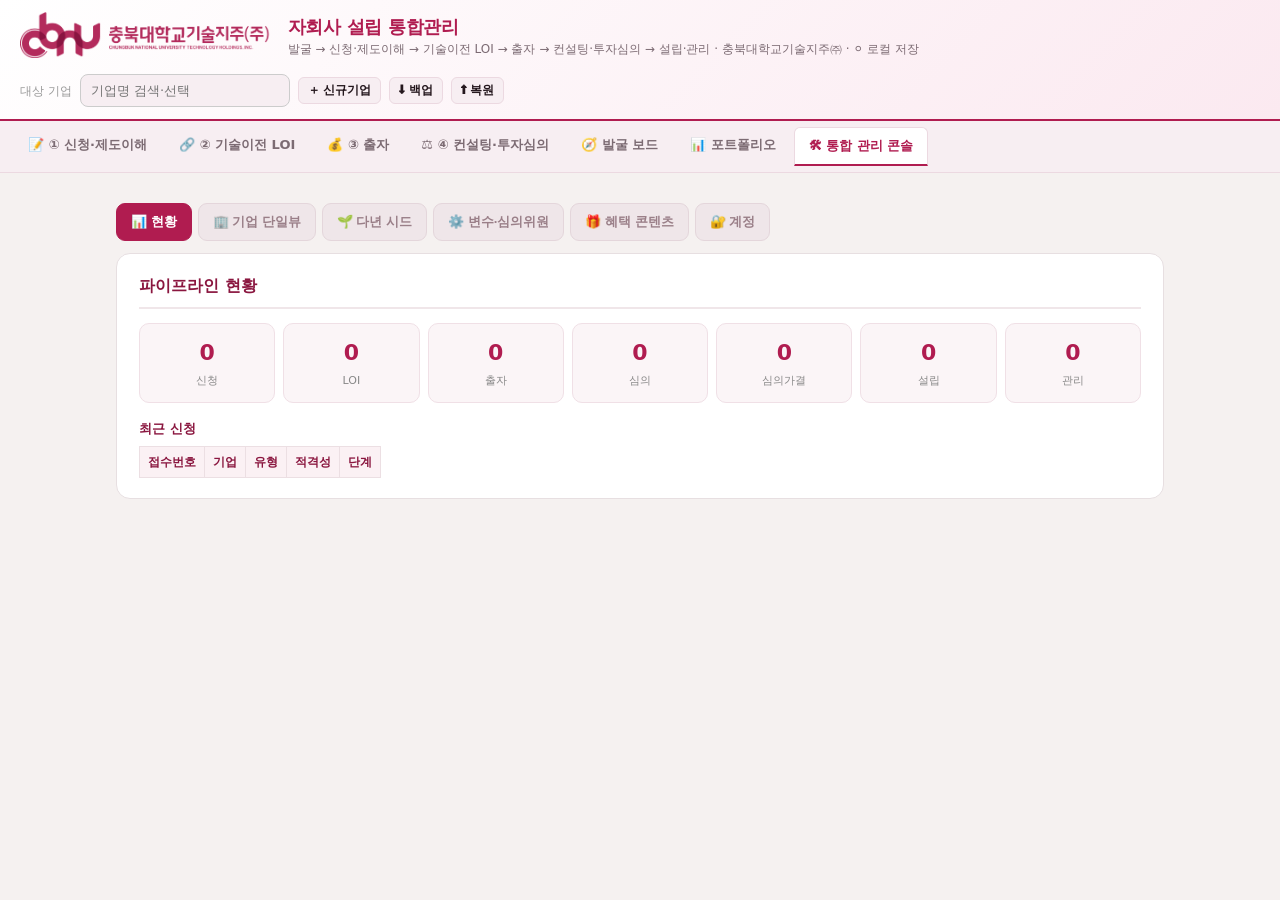
<file: pages/6_console.html>
<!DOCTYPE html>
<html lang="ko">
<head>
<meta charset="utf-8">
<meta name="viewport" content="width=device-width, initial-scale=1">
<title>🛠 통합 관리 콘솔 · 자회사 설립 통합관리</title>
<link rel="stylesheet" href="../common/style.css">
<style>
  :root{ --brand:#b01c50; --brand-d:#8a163f; --ok:#1f8a4c; --warn:#c47f0a; --bad:#c0392b; }
  body{ font-family:'Malgun Gothic','맑은 고딕',system-ui,sans-serif; background:#f5f1f0; margin:0; color:#222; }
  .wrap{ max-width:1080px; margin:0 auto; padding:16px 16px 70px; }
  .tabs{ display:flex; gap:6px; margin:14px 0 4px; flex-wrap:wrap; }
  .tabs button{ background:#efe6e9; color:#9a7f88; border:1px solid #e4d6db; border-radius:9px; padding:9px 14px; font-size:13px; cursor:pointer; margin:0; }
  .tabs button.on{ background:var(--brand); color:#fff; border-color:var(--brand); font-weight:700; }
  .card{ background:#fff; border:1px solid #e7dfe1; border-radius:14px; padding:20px 22px; margin-top:12px; }
  .card h2{ margin:0 0 14px; font-size:16px; color:var(--brand-d); border-bottom:2px solid #f0e6e9; padding-bottom:9px; }
  .card h3{ font-size:13px; color:var(--brand-d); margin:16px 0 6px; }
  .kpis{ display:grid; grid-template-columns:repeat(7,1fr); gap:8px; } @media(max-width:820px){ .kpis{ grid-template-columns:repeat(3,1fr); } }
  .kpi{ background:#fbf5f7; border:1px solid #f0e0e6; border-radius:10px; padding:12px 8px; text-align:center; }
  .kpi b{ display:block; font-size:22px; color:var(--brand); } .kpi span{ font-size:11px; color:#888; }
  label{ display:block; font-size:12px; color:#555; margin:9px 0 4px; }
  input,select,textarea{ width:100%; box-sizing:border-box; padding:8px 10px; border:1px solid #ccc; border-radius:8px; font-size:13px; font-family:inherit; }
  textarea{ min-height:80px; }
  .row{ display:grid; grid-template-columns:1fr 1fr; gap:12px; } .row3{ display:grid; grid-template-columns:repeat(3,1fr); gap:10px; }
  table.grid{ width:100%; border-collapse:collapse; font-size:12.5px; margin-top:8px; }
  table.grid th,table.grid td{ border:1px solid #ecdfe3; padding:6px 8px; text-align:left; vertical-align:middle; }
  table.grid th{ background:#fbf1f4; color:var(--brand-d); }
  table.grid td input[type=checkbox]{ width:auto; margin:0; transform:scale(1.2); }
  table.grid td input[type=text], table.grid td input[type=password], table.grid td input.mem{ width:100%; box-sizing:border-box; }
  button.act{ background:var(--brand); color:#fff; border:0; border-radius:8px; padding:9px 16px; font-size:13px; cursor:pointer; margin-top:12px; }
  button.act:hover{ background:var(--brand-d); } button.mini{ background:#fff; color:var(--brand-d); border:1px solid #d9c2c9; border-radius:7px; padding:4px 9px; font-size:12px; cursor:pointer; }
  .pill{ display:inline-block; font-size:11px; padding:2px 9px; border-radius:20px; background:#f3e3e9; color:var(--brand-d); }
  .stage{ font-weight:700; } .muted{ color:#999; font-size:12px; }
  .tl{ border-left:3px solid #e7cdd6; margin:8px 0 0 6px; padding-left:14px; }
  .tl .ev{ position:relative; padding:8px 0; font-size:13px; }
  .tl .ev:before{ content:''; position:absolute; left:-21px; top:12px; width:9px; height:9px; border-radius:50%; background:var(--brand); }
  .ev .t{ font-size:11px; color:#aa9; } .ev .d{ color:#444; font-size:12px; }
  .ok{ color:var(--ok); } .warn{ color:var(--warn); } .bad{ color:var(--bad); }
  .hidden{ display:none !important; }
</style>
</head>
<body>
<div id="appHeader"></div>
<div class="wrap">
  <div class="tabs">
    <button class="on" data-t="dash" onclick="tab('dash')">📊 현황</button>
    <button data-t="co" onclick="tab('co')">🏢 기업 단일뷰</button>
    <button data-t="seed" onclick="tab('seed')">🌱 다년 시드</button>
    <button data-t="vars" onclick="tab('vars')">⚙️ 변수·심의위원</button>
    <button data-t="benefit" onclick="tab('benefit')">🎁 혜택 콘텐츠</button>
    <button data-t="acct" onclick="tab('acct')">🔐 계정</button>
  </div>

  <!-- 현황 -->
  <div class="card sec" data-s="dash">
    <h2>파이프라인 현황</h2>
    <div class="kpis" id="kpis"></div>
    <h3>최근 신청</h3>
    <table class="grid" id="recent"><tr><th>접수번호</th><th>기업</th><th>유형</th><th>적격성</th><th>단계</th></tr></table>
  </div>

  <!-- 기업 단일뷰 -->
  <div class="card sec hidden" data-s="co">
    <h2>기업 단일뷰 (cid 기준 전 이력)</h2>
    <label>기업 선택</label><select id="coSel"></select>
    <div id="coView"></div>
  </div>

  <!-- 다년 시드 -->
  <div class="card sec hidden" data-s="seed">
    <h2>다년 시드 — 미설립 기업 이월 관리</h2>
    <div class="muted">자회사 설립에 이르지 못한 기업도 삭제하지 않고 차년도로 이월하여 모든 시드를 누적합니다.</div>
    <table class="grid" id="seedTbl"><tr><th>기업</th><th>cid</th><th>신청연도</th><th>단계</th><th>차년도 이월</th></tr></table>
  </div>

  <!-- 변수·심의위원 -->
  <div class="card sec hidden" data-s="vars">
    <h2>모집 차수</h2>
    <div class="row3">
      <div><label>현재 모집 차수</label><input id="v_round" type="number" min="1"></div>
      <div><label class="muted" style="margin-top:26px">접수번호 = 유형+차수_대표자_순번 (예: P1_홍길동_001). 차수 변경 시 순번 001부터.</label></div>
      <div><button class="act" onclick="saveRound()" style="margin-top:18px">차수 저장</button> <span id="roundMsg" class="muted"></span></div>
    </div>
    <h2 style="margin-top:18px">IC 의결 변수 · 심의위원 7슬롯</h2>
    <div class="row3">
      <div><label>재적 정족수 기준(%)</label><input id="v_quorum" type="number"></div>
      <div><label>가결 기준(%) · 과반=50</label><input id="v_pass" type="number"></div>
      <div><label class="muted" style="margin-top:26px">제척 위원은 자동 제외</label></div>
    </div>
    <h3>심의위원 명부(슬롯 매핑·교체)</h3>
    <table class="grid" id="memTbl"><tr><th>슬롯</th><th>위원 성명(공석=미배정)</th></tr></table>
    <button class="act" onclick="saveVars()">변수·명부 저장</button>
    <span id="varsMsg" class="muted"></span>
  </div>

  <!-- 혜택 콘텐츠 -->
  <div class="card sec hidden" data-s="benefit">
    <h2>설립 이후 혜택 콘텐츠</h2>
    <h3>① 기업성장지원 (변동형 — 연도별 갱신)</h3>
    <textarea id="b_growth" placeholder="자회사 성장지원 프로그램 내용(후속투자·정부과제·멘토링·바우처 등)"></textarea>
    <h3>② 제도적 혜택 — 연구소기업 안내(보강 메모, 선택)</h3>
    <textarea id="b_research" placeholder="연구소기업 제도 안내 보강 문구(기본 안내는 신청 페이지에 고정 표시)"></textarea>
    <button class="act" onclick="saveBenefit()">혜택 콘텐츠 저장</button>
    <span id="benefitMsg" class="muted"></span>
  </div>

  <!-- 계정 -->
  <div class="card sec hidden" data-s="acct">
    <h2>계정 관리 (부여형 아이디 · 비밀번호 발급)</h2>
    <div class="muted">관리자가 담당자·산학협력단·외부 심의위원/컨설턴트 계정을 발급합니다. 외부위원·컨설턴트는 만료일·비활성으로 접근을 취소할 수 있습니다(비번은 해시 저장). 새 비밀번호 입력 시에만 변경됩니다.</div>
    <h3 style="font-size:13px;color:var(--brand-d);margin:14px 0 6px">계정 추가</h3>
    <div style="display:grid;grid-template-columns:1fr 1fr 1fr 1fr 1fr;gap:8px;align-items:end">
      <div><label style="font-size:12px;color:#555">아이디</label><input id="na_id" placeholder="예: staff2 / ic1"></div>
      <div><label style="font-size:12px;color:#555">역할</label>
        <select id="na_role">
          <option value="staff">지주 담당자/컨설턴트(내부)</option>
          <option value="tlo">산학협력단</option>
          <option value="ic">외부 심의위원/컨설턴트</option>
          <option value="admin">종합관리자</option>
        </select></div>
      <div><label style="font-size:12px;color:#555">표시명</label><input id="na_name"></div>
      <div><label style="font-size:12px;color:#555">임시 비밀번호</label><input id="na_pw"></div>
      <div><label style="font-size:12px;color:#555">만료일(선택)</label><input id="na_exp" type="date"></div>
    </div>
    <button class="act" onclick="addAccount()">계정 발급</button>
    <span id="addMsg" class="muted"></span>
    <h3 style="font-size:13px;color:var(--brand-d);margin:16px 0 6px">계정 목록</h3>
    <table class="grid" id="acctTbl"><tr><th>아이디</th><th>역할</th><th>표시명</th><th>상태</th><th>새 비밀번호</th><th></th></tr></table>
    <button class="act" onclick="saveAccts()">비밀번호 변경 저장</button>
    <span id="acctMsg" class="muted"></span>

    <h3 style="font-size:13px;color:var(--brand-d);margin:18px 0 6px">🎯 외부 심의위원·컨설턴트 자회사 배당</h3>
    <div class="muted">외부(심의위원·컨설턴트)는 배당된 자회사만 열람·심의할 수 있습니다. Ctrl/Shift로 복수 선택, 선택 해제 시 배당 취소.</div>
    <div id="assignBox"></div>
  </div>
</div>

<script src="../common/invest.js"></script>
<script src="../common/app.js"></script>
<script src="../common/brand.js"></script>
<script>
  if(typeof fetch!=='undefined'){ fetch('../common/config.json').then(r=>r.json()).then(c=>SUB.setConfig(c)).catch(()=>{}); }
  SUB.setRole('admin');
  try{ BRAND.renderHeader('admin'); }catch(e){}
  function esc(s){ return SUB.esc(s); }
  var STAGES=['신청','LOI','출자','심의','심의가결','설립','관리'];

  function tab(t){
    document.querySelectorAll('.tabs button').forEach(b=>b.classList.toggle('on', b.dataset.t===t));
    document.querySelectorAll('.sec').forEach(s=>s.classList.toggle('hidden', s.dataset.s!==t));
    if(t==='dash') renderDash(); if(t==='co') fillCo(); if(t==='seed') renderSeed();
    if(t==='vars') renderVars(); if(t==='benefit') renderBenefit(); if(t==='acct') renderAcct();
  }

  // 현황
  function renderDash(){
    var cos=SUB.DB.companies, cnt={};
    STAGES.forEach(s=>cnt[s]=0);
    cos.forEach(c=>{ var s=c.stage||'신청'; if(cnt[s]==null)cnt[s]=0; cnt[s]++; });
    document.getElementById('kpis').innerHTML=STAGES.map(s=>'<div class="kpi"><b>'+(cnt[s]||0)+'</b><span>'+s+'</span></div>').join('');
    var aps=Object.values(SUB.DB.applicants).sort((a,b)=>(b.submittedAt||'').localeCompare(a.submittedAt||'')).slice(0,8);
    document.getElementById('recent').innerHTML='<tr><th>접수번호</th><th>기업</th><th>유형</th><th>적격성</th><th>단계</th></tr>'+
      aps.map(a=>{ var co=SUB.DB.companies.find(c=>c.cid===a.cid)||{};
        return '<tr><td>'+esc(a.appId||'')+'</td><td>'+esc(co.name||a.ceo||'')+'</td><td>'+(INVEST.FOUNDER_LABEL[a.founderType]||'')+
        '</td><td>'+esc(a.eligibility||'-')+'</td><td>'+esc(co.stage||'신청')+'</td></tr>'; }).join('') ||
        '<tr><td colspan="5" class="muted">신청 내역 없음</td></tr>';
  }

  // 기업 단일뷰
  function fillCo(){
    var sel=document.getElementById('coSel');
    sel.innerHTML='<option value="">— 선택 —</option>'+SUB.DB.companies.map(c=>'<option value="'+c.cid+'">'+esc(c.name)+' ('+c.cid+')</option>').join('');
  }
  function renderCo(cid){
    if(!cid){ document.getElementById('coView').innerHTML=''; return; }
    var co=SUB.DB.companies.find(c=>c.cid===cid)||{}, ap=SUB.DB.applicants[cid], loi=SUB.DB.loi[cid], inv=SUB.DB.invest[cid], ic=SUB.DB.ic[cid];
    var ev=[];
    if(ap){ ev.push(['신청', ap.submittedAt, '대표 '+esc(ap.ceo)+' · '+(INVEST.FOUNDER_LABEL[ap.founderType]||'')+' · 적격성 '+esc(ap.eligibility||'-')+' · 동의 3종·확인체크 '+(ap.checks||[]).filter(Boolean).length+'/4 기록']); }
    if(loi){ ev.push(['기술이전 LOI', loi.updatedAt, '기술 '+esc(loi.techName||'')+' · 상태 '+esc(loi.status||'')+' · 산학협력단 동의 '+(loi.tloConsent?'✔':'대기')]); }
    if(inv){ ev.push(['출자(텀시트)', inv.savedAt, esc(inv.stockType==='cps'?'우선주(CPS)':'보통주')+' · 투자금 '+(inv.investment||0).toLocaleString()+'원 · 지분 '+((inv.actualPct||0)*100).toFixed(2)+'%']); }
    if(ic){ ev.push(['투자심의', ic.decidedAt, '의결 '+esc(ic.tally.result)+' · 출석 '+ic.tally.present+'/재적 '+ic.tally.registered]); }
    ev.sort((a,b)=>(a[1]||'').localeCompare(b[1]||''));
    var html='<div style="margin-top:10px"><span class="pill">'+esc(co.name||cid)+'</span> <span class="muted">cid '+cid+' · 단계 <b class="stage">'+esc(co.stage||'신청')+'</b>'+(co.carryover?' · 🌱이월':'')+'</span></div>';
    html+='<label>단계 수동 변경</label><select id="stageSel" style="max-width:200px" onchange="setStage(\''+cid+'\',this.value)">'+
      STAGES.concat(['보류']).map(s=>'<option'+((co.stage||'신청')===s?' selected':'')+'>'+s+'</option>').join('')+'</select>';
    html+=actionsPanel(co, ap, cid);
    // 신청 수정 unlock + 버전 이력
    if(ap){
      var locked = ap.locked!==false;
      html+='<div style="margin-top:10px;padding:10px 12px;background:#fbf7ee;border:1px solid #e3cf9e;border-radius:9px;font-size:12.5px">'+
        '📝 신청 수정: <b>'+(locked?'잠금':'수정 허용됨(신청자 1회 수정 가능)')+'</b> '+
        (locked?'<button class="mini" onclick="doUnlock(\''+cid+'\')">수정 허용(unlock)</button>':'<span class="muted">신청자가 조회 화면에서 수정 후 자동 재잠금됩니다.</span>')+
        ((ap.history&&ap.history.length)?'<div class="muted" style="margin-top:6px">수정 이력 '+ap.history.length+'건'+(ap.editedAt?(' · 최근 '+ap.editedAt.slice(0,10)):'')+'</div>':'')+
        '</div>';
    }
    html+='<div class="tl">'+(ev.length?ev.map(e=>'<div class="ev"><div class="t">'+(e[1]?e[1].slice(0,10):'')+' · '+e[0]+'</div><div class="d">'+e[2]+'</div></div>').join(''):'<div class="muted">기록 없음</div>')+'</div>';
    document.getElementById('coView').innerHTML=html;
  }
  function doUnlock(cid){ var r=SUB.unlockApplicant(cid); if(r.ok){ alert('수정 허용됨. 신청자가 조회 화면에서 1회 수정할 수 있습니다.'); renderCo(cid); } else alert('불가: '+(r.error||'')); }
  function setStage(cid,s){ SUB.upsertCompany({cid:cid,stage:s}); SUB.save(); renderCo(cid); }
  function actionsPanel(co, ap, cid){
    var h='<div style="margin-top:12px;padding:12px 14px;border:1px solid #ecdfe3;border-radius:9px;background:#fbf5f7">';
    var stageNow=co.stage||'신청';
    if(ap && ap.express){
      var files=(ap.files||[]).map(function(f){ return '<span class="pill">📎 '+esc(f.label||f.name)+'</span>'; }).join(' ')||'<span class="muted">첨부 없음</span>';
      h+='<div><b>⚡ Express 후보</b> — 기술이전계약 '+((ap.expressFlags&&ap.expressFlags.techTransferSigned)?'✔':'미확인')+' · 투자동의 '+((ap.expressFlags&&ap.expressFlags.investAgreed)?'✔':'미확인')+'</div>';
      h+='<div style="margin-top:6px">첨부 서류: '+files+'</div>';
      if(['신청','LOI'].indexOf(stageNow)>=0) h+='<button class="mini" style="margin-top:8px;background:var(--brand);color:#fff;border:0" onclick="doApproveExpress(\''+cid+'\')">⚡ Express 승인 → 심의로 점프</button>';
      else h+='<div class="muted" style="margin-top:6px">이미 ‘'+esc(stageNow)+'’ 단계로 진행됨</div>';
    }
    h+='<div style="margin-top:10px"><button class="mini" onclick="doRequestMeeting(\''+cid+'\')">📅 사전미팅 요청</button>';
    if(co.meetingRequested) h+=' <span class="muted">요청됨('+(co.meetingAt?co.meetingAt.slice(0,10):'')+') · <a href="'+SUB.MEETING_URL+'" target="_blank">예약 링크 열기</a></span>';
    h+='</div>';
    if(['설립','관리','심의가결'].indexOf(stageNow)>=0){
      h+='<div style="margin-top:10px"><button class="mini" onclick="doHandoffLAGMP(\''+cid+'\')">🌱 LAGMP 성장관리로 인계</button>';
      if(co.lagmpHandoff) h+=' <span class="muted">인계됨('+(co.lagmpAt?co.lagmpAt.slice(0,10):'')+')</span>';
      h+='</div>';
    }
    h+='</div>';
    return h;
  }
  function doHandoffLAGMP(cid){ var r=SUB.handoffToLAGMP(cid); if(r.ok){ try{ window.open(r.url,'_blank'); }catch(e){} renderCo(cid); } else { alert('인계 불가: '+(r.error==='not-established'?'설립 완료(또는 심의가결) 후 가능':r.error)); } }
  function doApproveExpress(cid){ var r=SUB.approveExpress(cid); if(r.ok){ alert('Express 승인 완료 — 심의 단계로 점프했습니다(LOI·출자 자동 prefill).'); renderCo(cid); renderDash(); } else { alert('승인 불가: '+(r.error||'')); } }
  function doRequestMeeting(cid){ var r=SUB.requestMeeting(cid); if(r.ok){ alert('사전미팅 요청 기록됨. 신청자에게 예약 링크를 안내하세요:\n'+r.url); renderCo(cid); } }

  // 다년 시드
  function renderSeed(){
    var rows=SUB.DB.companies.filter(c=>['설립','관리','심의가결'].indexOf(c.stage)<0);
    document.getElementById('seedTbl').innerHTML='<tr><th>기업</th><th>cid</th><th>신청연도</th><th>단계</th><th>차년도 이월</th></tr>'+
      (rows.map(c=>'<tr><td>'+esc(c.name)+'</td><td>'+c.cid+'</td><td>'+(c.year||'')+'</td><td>'+esc(c.stage||'신청')+
        '</td><td><input type="checkbox" '+(c.carryover?'checked':'')+' onchange="toggleCarry(\''+c.cid+'\',this.checked)"></td></tr>').join('')
        || '<tr><td colspan="5" class="muted">이월 대상 없음</td></tr>');
  }
  function toggleCarry(cid,v){ SUB.upsertCompany({cid:cid,carryover:v}); SUB.save(); }

  // 변수·심의위원
  function saveRound(){
    var r=Math.max(1, parseInt(document.getElementById('v_round').value,10)||1);
    SUB.DB.roundCfg=SUB.DB.roundCfg||{round:1}; SUB.DB.roundCfg.round=r;
    SUB.commitSingle('roundCfg', SUB.DB.roundCfg);
    document.getElementById('roundMsg').textContent='차수 '+r+' 저장됨 ✔';
  }
  function renderVars(){
    document.getElementById('v_round').value=(SUB.DB.roundCfg&&SUB.DB.roundCfg.round)||1;
    document.getElementById('v_quorum').value=Math.round((SUB.DB.icConfig.quorumPct||0.5)*100);
    document.getElementById('v_pass').value=Math.round((SUB.DB.icConfig.passPct||0.5)*100);
    var mem=SUB.DB.icConfig.members||{};
    var tb=document.getElementById('memTbl'); tb.innerHTML='<tr><th>슬롯</th><th>위원 성명(공석=미배정)</th></tr>';
    for(var i=1;i<=7;i++){ var id='ic'+i; tb.innerHTML+='<tr><td>'+id+'</td><td><input class="mem" data-id="'+id+'" value="'+esc(mem[id]||'')+'"></td></tr>'; }
  }
  function saveVars(){
    SUB.DB.icConfig.quorumPct=(+document.getElementById('v_quorum').value)/100;
    SUB.DB.icConfig.passPct=(+document.getElementById('v_pass').value)/100;
    document.querySelectorAll('.mem').forEach(function(el){ var v=el.value.trim(); if(v) SUB.DB.icConfig.members[el.dataset.id]=v; else delete SUB.DB.icConfig.members[el.dataset.id]; });
    SUB.commitSingle('icConfig', SUB.DB.icConfig); document.getElementById('varsMsg').textContent='저장됨 ✔';
  }

  // 혜택
  function renderBenefit(){
    document.getElementById('b_growth').value=(SUB.DB.benefits&&SUB.DB.benefits.growth)||'';
    document.getElementById('b_research').value=(SUB.DB.benefits&&SUB.DB.benefits.research)||'';
  }
  function saveBenefit(){
    SUB.DB.benefits=SUB.DB.benefits||{};
    SUB.DB.benefits.growth=document.getElementById('b_growth').value;
    SUB.DB.benefits.research=document.getElementById('b_research').value;
    SUB.commitSingle('benefits', SUB.DB.benefits); document.getElementById('benefitMsg').textContent='저장됨 ✔';
  }

  // 계정
  function acctStatus(a){
    if(a.disabled) return '<span style="color:var(--bad)">비활성</span>';
    if(a.expireAt && new Date().toISOString().slice(0,10) > a.expireAt) return '<span style="color:var(--bad)">만료</span>';
    if(a.expireAt) return '<span style="color:var(--warn)">~'+a.expireAt+'</span>';
    return '<span class="ok">활성</span>';
  }
  function renderAssign(){
    var box=document.getElementById('assignBox'); if(!box) return;
    var ext=Object.keys(SUB.DB.accounts).filter(function(id){ var r=SUB.DB.accounts[id].role; return r==='ic'||r==='consultant'; });
    var cos=SUB.DB.companies;
    if(!ext.length){ box.innerHTML='<div class="muted" style="margin-top:6px">발급된 외부 계정이 없습니다.</div>'; return; }
    if(!cos.length){ box.innerHTML='<div class="muted" style="margin-top:6px">배당할 자회사(기업)가 없습니다.</div>'; return; }
    box.innerHTML=ext.map(function(id){ var a=SUB.DB.accounts[id]; var sc=(a.scope&&a.scope.cids)||[];
      var opts=cos.map(function(c){ return '<option value="'+c.cid+'"'+(sc.indexOf(c.cid)>=0?' selected':'')+'>'+esc(c.name)+' ('+c.cid+')</option>'; }).join('');
      return '<div style="margin-top:10px;display:flex;gap:8px;align-items:flex-start">'+
        '<div style="min-width:150px"><b>'+id+'</b> <span class="muted">'+(SUB.ROLES[a.role]?SUB.ROLES[a.role].label:a.role)+'</span><br><span class="muted">'+esc(a.name||'')+'</span></div>'+
        '<select multiple size="4" class="assignSel" data-id="'+id+'" style="flex:1;min-height:80px">'+opts+'</select>'+
        '<button class="mini" onclick="saveAssign(\''+id+'\')">배당 저장</button></div>';
    }).join('');
  }
  function saveAssign(id){
    var sel=document.querySelector('.assignSel[data-id="'+id+'"]'); if(!sel) return;
    var cids=Array.prototype.filter.call(sel.options,function(o){return o.selected;}).map(function(o){return o.value;});
    var a=SUB.DB.accounts[id]; a.scope=a.scope||{}; a.scope.cids=cids;
    SUB.commit('accounts', id, a);
    document.getElementById('acctMsg').textContent=id+' 배당 '+cids.length+'건 저장됨 ✔';
  }
  function renderAcct(){
    renderAssign();
    var acc=SUB.DB.accounts, tb=document.getElementById('acctTbl');
    tb.innerHTML='<tr><th>아이디</th><th>역할</th><th>표시명</th><th>상태</th><th>새 비밀번호</th><th></th></tr>';
    Object.keys(acc).forEach(function(id){ var a=acc[id];
      var canToggle=(id!=='admin');
      tb.innerHTML+='<tr><td>'+id+'</td><td>'+(SUB.ROLES[a.role]?SUB.ROLES[a.role].label:a.role)+'</td><td>'+esc(a.name||'')+
        '</td><td>'+acctStatus(a)+'</td><td><input type="password" class="pw" data-id="'+id+'" placeholder="변경 시에만 입력"></td>'+
        '<td>'+(canToggle?'<button class="mini" onclick="toggleAcct(\''+id+'\')">'+(a.disabled?'활성화':'비활성')+'</button> <button class="mini" onclick="delAccount(\''+id+'\')">삭제</button>':'')+'</td></tr>'; });
  }
  function addAccount(){
    var id=document.getElementById('na_id').value.trim();
    var role=document.getElementById('na_role').value;
    var pw=document.getElementById('na_pw').value;
    if(!id||!pw){ document.getElementById('addMsg').textContent='아이디와 임시 비밀번호를 입력하세요'; return; }
    if(SUB.DB.accounts[id]){ document.getElementById('addMsg').textContent='이미 존재하는 아이디입니다'; return; }
    var rec={ id:id, pw:SUB.hash(pw), role:role, name:document.getElementById('na_name').value.trim() };
    var exp=document.getElementById('na_exp').value; if(exp) rec.expireAt=exp;
    SUB.DB.accounts[id]=rec; SUB.commit('accounts', id, rec);
    ['na_id','na_name','na_pw','na_exp'].forEach(function(x){ document.getElementById(x).value=''; });
    document.getElementById('addMsg').textContent='발급됨 ✔ ('+id+')'; renderAcct();
  }
  function toggleAcct(id){ var a=SUB.DB.accounts[id]; if(!a)return; a.disabled=!a.disabled; SUB.commit('accounts',id,a); renderAcct(); }
  function delAccount(id){ if(id==='admin'){alert('관리자 계정은 삭제할 수 없습니다');return;} if(!confirm(id+' 계정을 삭제할까요?'))return; delete SUB.DB.accounts[id]; SUB.commitDel('accounts',id); renderAcct(); }
  function saveAccts(){
    var n=0;
    document.querySelectorAll('.pw').forEach(function(el){ var v=el.value; if(v){ var id=el.dataset.id; SUB.DB.accounts[id].pw=SUB.hash(v); SUB.commit('accounts', id, SUB.DB.accounts[id]); n++; } });
    if(!n) SUB.save();
    document.getElementById('acctMsg').textContent=n?(n+'건 변경됨 ✔'):'변경 없음';
  }

  document.getElementById('coSel').addEventListener('change', function(){ renderCo(this.value); });
  renderDash();
</script>
</body>
</html>
</file>
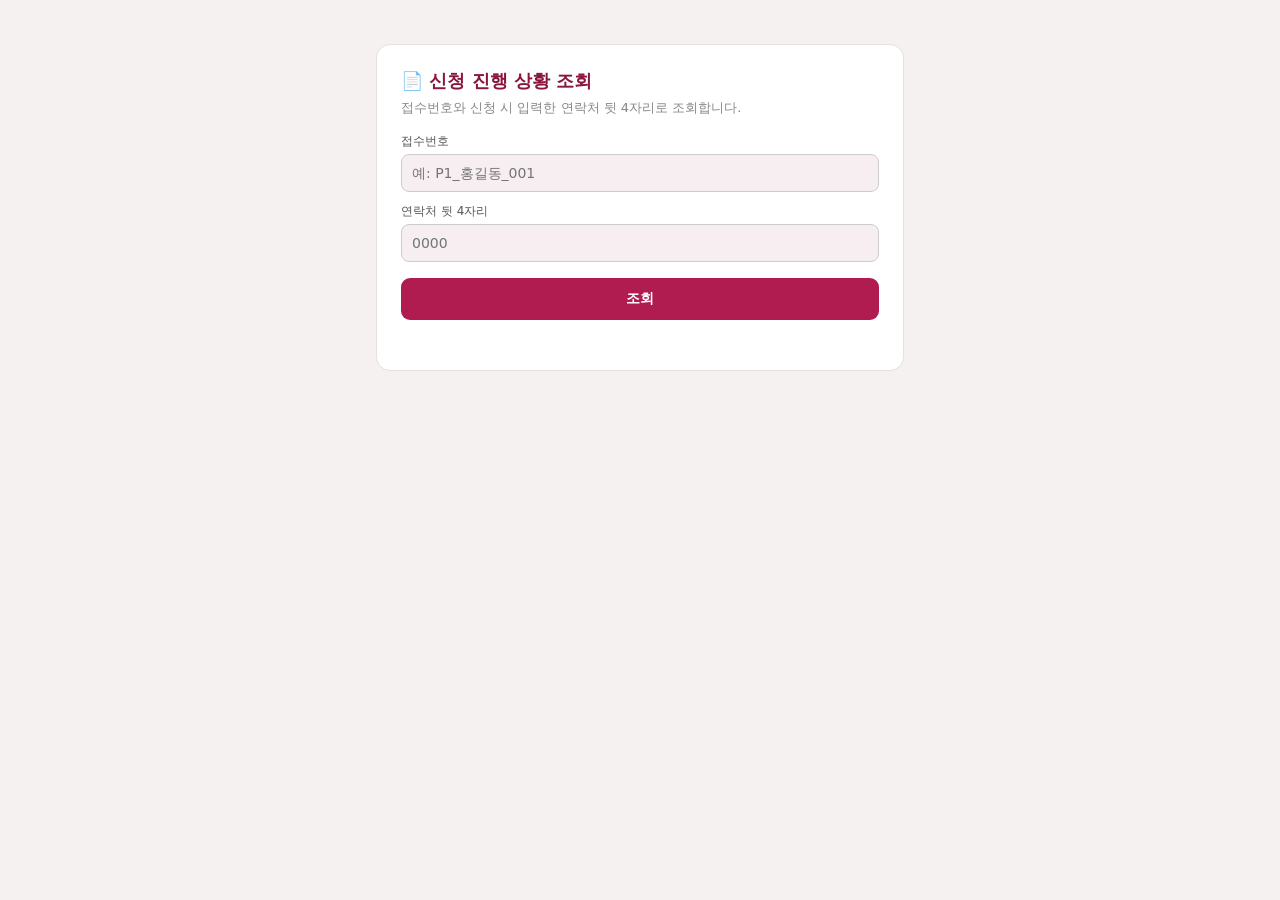
<file: pages/apply_status.html>
<!DOCTYPE html>
<html lang="ko">
<head>
<meta charset="utf-8">
<meta name="viewport" content="width=device-width, initial-scale=1">
<title>신청 조회 · 자회사 설립 통합관리</title>
<link rel="stylesheet" href="../common/style.css">
<style>
  :root{ --brand:#b01c50; --brand-d:#8a163f; --ok:#1f8a4c; --warn:#c47f0a; }
  body{ font-family:'Malgun Gothic','맑은 고딕',system-ui,sans-serif; background:#f5f1f0; margin:0; color:#222; }
  .wrap{ max-width:560px; margin:0 auto; padding:30px 16px 70px; }
  .card{ background:#fff; border:1px solid #e7dfe1; border-radius:14px; padding:22px 24px; margin-top:14px; }
  h1{ font-size:18px; color:var(--brand-d); margin:0 0 4px; } .sub{ color:#888; font-size:13px; margin-bottom:14px; }
  label{ display:block; font-size:12px; color:#555; margin:10px 0 4px; }
  input{ width:100%; box-sizing:border-box; padding:10px; border:1px solid #ccc; border-radius:8px; font-size:14px; }
  button{ width:100%; background:var(--brand); color:#fff; border:0; border-radius:9px; padding:12px; font-size:14px; cursor:pointer; margin-top:16px; }
  button:hover{ background:var(--brand-d); }
  .msg{ color:var(--warn); font-size:13px; margin-top:10px; min-height:18px; }
  table{ width:100%; border-collapse:collapse; font-size:13px; margin-top:6px; }
  td{ border-bottom:1px solid #f0e6e9; padding:8px 6px; } td:first-child{ color:#888; width:38%; }
  .stage{ display:inline-block; font-weight:700; color:#fff; background:var(--brand); border-radius:20px; padding:3px 12px; font-size:12px; }
  .steps{ display:flex; gap:4px; margin:12px 0; flex-wrap:wrap; }
  .step{ flex:1; min-width:60px; text-align:center; font-size:11px; padding:6px 2px; border-radius:7px; background:#f0e6e9; color:#aa8; }
  .step.on{ background:var(--brand); color:#fff; }
  a.link{ color:var(--brand-d); }
</style>
</head>
<body>
<div class="wrap">
  <div class="card" id="loginCard">
    <h1>📄 신청 진행 상황 조회</h1>
    <div class="sub">접수번호와 신청 시 입력한 연락처 뒷 4자리로 조회합니다.</div>
    <label>접수번호</label><input id="appId" placeholder="예: P1_홍길동_001">
    <label>연락처 뒷 4자리</label><input id="last4" maxlength="4" inputmode="numeric" placeholder="0000">
    <button onclick="doLookup()">조회</button>
    <div class="msg" id="msg"></div>
  </div>

  <div class="card" id="statusCard" style="display:none">
    <h1>📋 <span id="coName"></span></h1>
    <div class="sub">접수번호 <b id="rId"></b></div>
    <div class="steps" id="steps"></div>
    <table id="info"></table>
    <div id="extra" style="margin-top:12px"></div>
    <button onclick="location.reload()" style="background:#fff;color:var(--brand-d);border:1px solid #d9c2c9">다른 건 조회</button>
  </div>
</div>

<script src="../common/app.js"></script>
<script>
  if(typeof fetch!=='undefined'){ fetch('../common/config.json').then(r=>r.json()).then(c=>SUB.setConfig(c)).catch(()=>{}); }
  var STAGES=['신청','LOI','출자','심의','심의가결','설립','관리'];
  function esc(s){ return SUB.esc(s); }

  function doLookup(){
    var appId=document.getElementById('appId').value.trim();
    var last4=document.getElementById('last4').value.trim();
    var msg=document.getElementById('msg');
    if(!appId||!last4){ msg.textContent='접수번호와 연락처 뒷 4자리를 입력하세요.'; return; }
    msg.textContent='조회 중…';
    SUB.applicantLogin(appId, last4).then(function(res){
      if(!res.ok){ msg.textContent=res.msg||'조회 실패'; return; }
      // 서버모드면 scope 데이터 로드 후 렌더(약간 지연), 로컬은 즉시
      if(SUB.serverOn()) setTimeout(function(){ render(res.cid, appId); }, 600);
      else render(res.cid, appId);
    });
  }

  function render(cid, appId){
    var ap=(SUB.DB.applicants||{})[cid]||{};
    var co=null; (SUB.DB.companies||[]).forEach(function(c){ if(c.cid===cid) co=c; });
    var stage=(co&&co.stage)||'신청';
    document.getElementById('loginCard').style.display='none';
    var sc=document.getElementById('statusCard'); sc.style.display='block';
    document.getElementById('coName').textContent=ap.org||ap.ceo||'신청 건';
    document.getElementById('rId').textContent=ap.appId||appId;
    var si=STAGES.indexOf(stage);
    document.getElementById('steps').innerHTML=STAGES.map(function(s,i){ return '<div class="step'+(i<=si?' on':'')+'">'+s+'</div>'; }).join('');
    document.getElementById('info').innerHTML=
      '<tr><td>현재 단계</td><td><span class="stage">'+esc(stage)+'</span></td></tr>'+
      '<tr><td>대표자</td><td>'+esc(ap.ceo||'-')+'</td></tr>'+
      '<tr><td>대상기술</td><td>'+esc(ap.techName||'-')+'</td></tr>'+
      '<tr><td>적격성 자가진단</td><td>'+esc(ap.eligibility||'-')+'</td></tr>'+
      (ap.express?'<tr><td>Express</td><td>⚡ 후보 — 담당자 서류확인 후 진행</td></tr>':'');
    var ex=document.getElementById('extra'), html='';
    if(co&&co.meetingRequested){ html+='<div style="padding:10px 12px;background:#fbf5f7;border:1px solid #f0e0e6;border-radius:9px;font-size:13px">📅 담당자가 <b>사전 미팅</b>을 요청했습니다. <a class="link" href="'+SUB.MEETING_URL+'" target="_blank">미팅 예약하기 →</a></div>'; }
    if(ap.locked===false){
      html+='<div style="margin-top:10px;padding:12px;background:#eef7f0;border:1px solid #bfe3cb;border-radius:9px">'+
        '<b style="color:#1f8a4c">✏️ 수정 허용됨</b> <span style="font-size:12px;color:#666">— 아래 항목을 수정 후 제출하면 직전 내용이 이력으로 보존되고 다시 잠깁니다(1회).</span>'+
        '<label>기업명</label><input id="e_org" value="'+SUB.esc(ap.org||'')+'">'+
        '<label>연락처</label><input id="e_tel" value="'+SUB.esc(ap.tel||'')+'">'+
        '<label>이메일</label><input id="e_email" value="'+SUB.esc(ap.email||'')+'">'+
        '<label>대상기술</label><input id="e_tech" value="'+SUB.esc(ap.techName||'')+'">'+
        '<label>분야</label><input id="e_field" value="'+SUB.esc(ap.field||'')+'">'+
        '<button onclick="submitEdit(\''+cid+'\')">수정 제출</button><div class="msg" id="editMsg"></div></div>';
    } else {
      html+='<div style="color:#888;font-size:12px;margin-top:8px">※ 제출 내용은 잠금 상태입니다. 수정이 필요하면 담당자에게 요청하세요(관리자 허용 시 수정 가능).</div>';
    }
    ex.innerHTML=html;
  }
  function submitEdit(cid){
    var g=function(id){ return document.getElementById(id).value.trim(); };
    var edits={ org:g('e_org'), tel:g('e_tel'), email:g('e_email'), techName:g('e_tech'), field:g('e_field') };
    document.getElementById('editMsg').textContent='제출 중…';
    SUB.reapplyEdit(cid, edits).then(function(res){
      if(res&&res.ok){ document.getElementById('editMsg').textContent='수정 제출 완료 ✔ (다시 잠김)'; setTimeout(function(){ render(cid, document.getElementById('rId').textContent); }, 600); }
      else document.getElementById('editMsg').textContent='수정 실패: '+((res&&res.error)||'');
    });
  }
  // URL ?appId= 자동 채움
  (function(){ var m=(location.search||'').match(/[?&]appId=([^&]*)/); if(m) document.getElementById('appId').value=decodeURIComponent(m[1]); })();
</script>
</body>
</html>
</file>
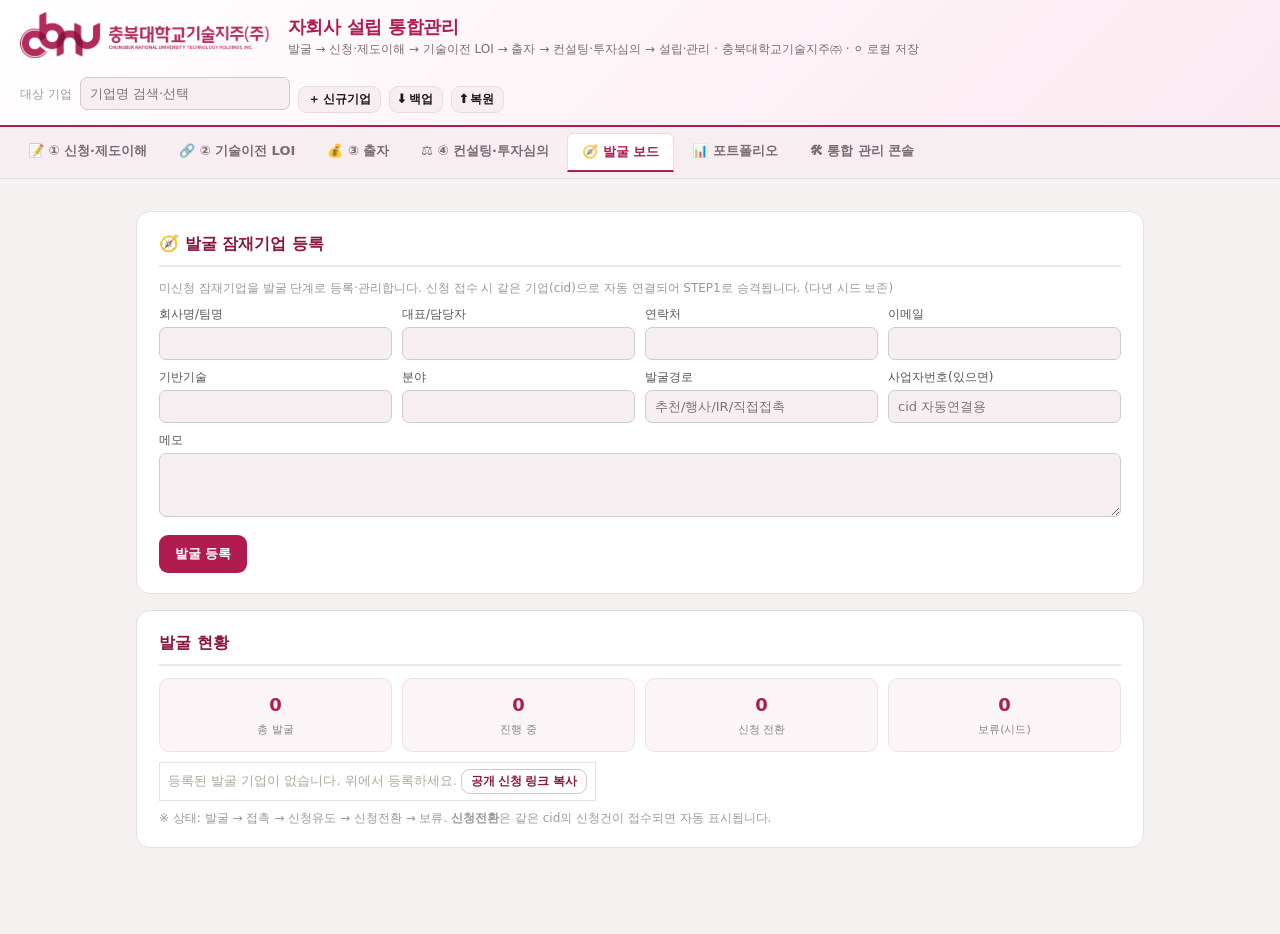
<file: pages/board.html>
<!DOCTYPE html>
<html lang="ko">
<head>
<meta charset="utf-8">
<meta name="viewport" content="width=device-width, initial-scale=1">
<title>🧭 발굴 보드 · 자회사 설립 통합관리</title>
<link rel="stylesheet" href="../common/style.css">
<style>
  :root{ --brand:#b01c50; --brand-d:#8a163f; --ok:#1f8a4c; --warn:#c47f0a; --bad:#c0392b; }
  body{ font-family:'Malgun Gothic','맑은 고딕',system-ui,sans-serif; background:#f5f1f0; margin:0; color:#222; }
  .wrap{ max-width:1040px; margin:0 auto; padding:18px 16px 70px; }
  .card{ background:#fff; border:1px solid #e7dfe1; border-radius:14px; padding:20px 22px; margin-top:14px; }
  .card h2{ margin:0 0 12px; font-size:16px; color:var(--brand-d); border-bottom:2px solid #f0e6e9; padding-bottom:9px; }
  label{ display:block; font-size:12px; color:#555; margin:8px 0 4px; }
  input,select,textarea{ width:100%; box-sizing:border-box; padding:8px 9px; border:1px solid #ccc; border-radius:7px; font-size:13px; font-family:inherit; }
  .row{ display:grid; grid-template-columns:repeat(4,1fr); gap:10px; } @media(max-width:760px){ .row{ grid-template-columns:1fr 1fr; } }
  button{ background:var(--brand); color:#fff; border:0; border-radius:9px; padding:10px 16px; font-size:13px; cursor:pointer; margin-top:12px; }
  button:hover{ background:var(--brand-d); } button.mini{ padding:4px 9px; font-size:11.5px; background:#fff; color:var(--brand-d); border:1px solid #d9c2c9; margin:0; }
  table.grid{ width:100%; border-collapse:collapse; font-size:12.5px; margin-top:10px; }
  table.grid th,table.grid td{ border:1px solid #ecdfe3; padding:6px 8px; text-align:left; vertical-align:top; }
  table.grid th{ background:#fbf1f4; color:var(--brand-d); text-align:center; white-space:nowrap; }
  table.grid td input,table.grid td select{ padding:5px 6px; font-size:12px; }
  .badge{ display:inline-block; font-size:11px; font-weight:700; padding:2px 9px; border-radius:20px; white-space:nowrap; }
  .b-conv{ background:#e3f5ea; color:var(--ok); } .b-lead{ background:#eef0f5; color:#5566; } .b-hold{ background:#fdf2e0; color:var(--warn); }
  .muted{ color:#999; font-size:12px; } .empty{ text-align:center; color:#aa9; padding:34px; }
  .kpi3{ display:grid; grid-template-columns:repeat(4,1fr); gap:10px; margin-top:4px; }
  .kpi{ background:#fbf5f7; border:1px solid #f0e0e6; border-radius:10px; padding:12px; text-align:center; }
  .kpi b{ display:block; font-size:18px; color:var(--brand); } .kpi span{ font-size:11px; color:#888; }
</style>
</head>
<body>
<div id="appHeader"></div>
<div class="wrap">
  <div class="card">
    <h2>🧭 발굴 잠재기업 등록</h2>
    <div class="muted">미신청 잠재기업을 발굴 단계로 등록·관리합니다. 신청 접수 시 같은 기업(cid)으로 자동 연결되어 STEP1로 승격됩니다. (다년 시드 보존)</div>
    <div class="row">
      <div><label>회사명/팀명</label><input id="f_name"></div>
      <div><label>대표/담당자</label><input id="f_ceo"></div>
      <div><label>연락처</label><input id="f_tel"></div>
      <div><label>이메일</label><input id="f_email"></div>
    </div>
    <div class="row">
      <div><label>기반기술</label><input id="f_tech"></div>
      <div><label>분야</label><input id="f_field"></div>
      <div><label>발굴경로</label><input id="f_source" placeholder="추천/행사/IR/직접접촉"></div>
      <div><label>사업자번호(있으면)</label><input id="f_bizno" placeholder="cid 자동연결용"></div>
    </div>
    <label>메모</label><textarea id="f_memo" rows="2"></textarea>
    <button onclick="addLead()">발굴 등록</button>
    <span class="muted" id="msg"></span>
  </div>

  <div class="card">
    <h2>발굴 현황</h2>
    <div class="kpi3" id="kpis"></div>
    <table class="grid" id="tbl"></table>
    <div class="muted" style="margin-top:8px">※ 상태: 발굴 → 접촉 → 신청유도 → 신청전환 → 보류. <b>신청전환</b>은 같은 cid의 신청건이 접수되면 자동 표시됩니다.</div>
  </div>
</div>

<script src="../common/app.js"></script>
<script src="../common/brand.js"></script>
<script>
  if(typeof fetch!=='undefined'){ fetch('../common/config.json').then(r=>r.json()).then(c=>SUB.setConfig(c)).catch(()=>{}); }
  try{ BRAND.renderHeader('board'); }catch(e){}
  var STATUSES=['발굴','접촉','신청유도','신청전환','보류'];
  function esc(s){ return SUB.esc(s); }
  function leadCID(biz,ceo){ return SUB.makeCID({ bizno:biz, ceoName:ceo }); }
  // 같은 cid의 신청건 존재 여부(자동 전환 표시)
  function applied(cid){ return cid && (!!SUB.DB.applicants[cid] || SUB.DB.companies.some(function(c){return c.cid===cid;})); }

  function addLead(){
    var name=document.getElementById('f_name').value.trim();
    if(!name){ document.getElementById('msg').textContent='회사명을 입력하세요'; return; }
    var ceo=document.getElementById('f_ceo').value.trim();
    var biz=document.getElementById('f_bizno').value.trim();
    var leadId='L'+Date.now().toString(36);
    var rec={ leadId:leadId, cid:(biz||ceo)?leadCID(biz,ceo):'', name:name, ceo:ceo,
      tel:document.getElementById('f_tel').value.trim(), email:document.getElementById('f_email').value.trim(),
      techName:document.getElementById('f_tech').value.trim(), field:document.getElementById('f_field').value.trim(),
      source:document.getElementById('f_source').value.trim(), bizno:biz,
      memo:document.getElementById('f_memo').value.trim(), status:'발굴', createdAt:new Date().toISOString() };
    SUB.commit('leads', leadId, rec);
    ['f_name','f_ceo','f_tel','f_email','f_tech','f_field','f_source','f_bizno','f_memo'].forEach(function(id){ document.getElementById(id).value=''; });
    document.getElementById('msg').textContent='등록됨 ✔';
    render();
  }
  function setStatus(leadId,v){ var l=(SUB.DB.leads||[]).find(function(x){return x.leadId===leadId;}); if(l){ l.status=v; SUB.commit('leads',leadId,l); render(); } }
  function delLead(leadId){ if(!confirm('이 발굴 건을 삭제할까요?'))return; SUB.commitDel('leads',leadId); render(); }
  function copyApply(){
    var url=location.href.replace(/board\.html.*$/,'1_apply.html');
    try{ navigator.clipboard.writeText(url); document.getElementById('msg').textContent='신청 링크 복사됨: '+url; }
    catch(e){ document.getElementById('msg').textContent='신청 링크: '+url; }
  }

  function render(){
    var leads=(SUB.DB.leads||[]).slice().sort(function(a,b){ return (b.createdAt||'').localeCompare(a.createdAt||''); });
    // KPI
    var conv=leads.filter(function(l){ return applied(l.cid)||l.status==='신청전환'; }).length;
    document.getElementById('kpis').innerHTML=
      '<div class="kpi"><b>'+leads.length+'</b><span>총 발굴</span></div>'+
      '<div class="kpi"><b>'+leads.filter(function(l){return l.status==='접촉'||l.status==='신청유도';}).length+'</b><span>진행 중</span></div>'+
      '<div class="kpi"><b>'+conv+'</b><span>신청 전환</span></div>'+
      '<div class="kpi"><b>'+leads.filter(function(l){return l.status==='보류';}).length+'</b><span>보류(시드)</span></div>';
    var tb=document.getElementById('tbl');
    if(!leads.length){ tb.innerHTML='<tr><td class="empty">등록된 발굴 기업이 없습니다. 위에서 등록하세요. <button class="mini" onclick="copyApply()">공개 신청 링크 복사</button></td></tr>'; return; }
    tb.innerHTML='<tr><th>회사명</th><th>대표</th><th>연락처</th><th>기반기술</th><th>경로</th><th>상태</th><th>전환</th><th></th></tr>'+
      leads.map(function(l){
        var conv=applied(l.cid);
        var badge=conv?'<span class="badge b-conv">신청전환</span>':(l.status==='보류'?'<span class="badge b-hold">보류</span>':'<span class="badge b-lead">'+esc(l.status)+'</span>');
        var sel='<select onchange="setStatus(\''+l.leadId+'\',this.value)">'+STATUSES.map(function(s){return '<option'+(s===l.status?' selected':'')+'>'+s+'</option>';}).join('')+'</select>';
        return '<tr><td><b>'+esc(l.name)+'</b>'+(l.memo?'<div class="muted">'+esc(l.memo)+'</div>':'')+'</td><td>'+esc(l.ceo||'-')+'</td><td>'+esc(l.tel||'-')+
          '</td><td>'+esc(l.techName||'-')+(l.field?'<div class="muted">'+esc(l.field)+'</div>':'')+'</td><td>'+esc(l.source||'-')+'</td><td>'+sel+'</td><td>'+badge+
          '</td><td><button class="mini" onclick="delLead(\''+l.leadId+'\')">삭제</button></td></tr>';
      }).join('');
  }
  window.refresh=render;   // 폴링·동기화 시 자동 갱신
  render();
</script>
</body>
</html>
</file>
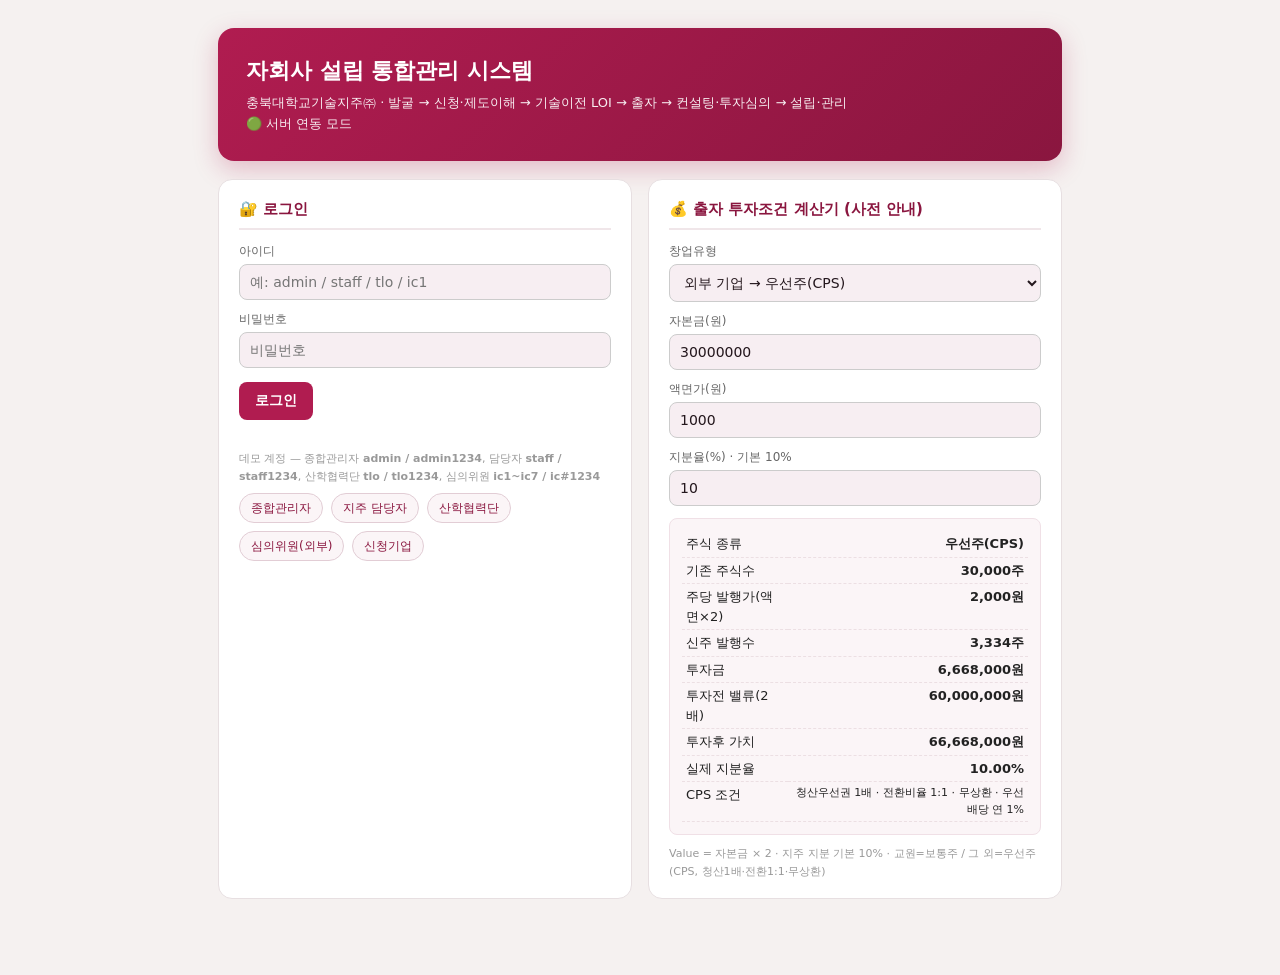
<file: pages/login.html>
<!DOCTYPE html>
<html lang="ko">
<head>
<meta charset="utf-8">
<meta name="viewport" content="width=device-width, initial-scale=1">
<title>자회사 설립 통합관리 시스템 · 충북대학교기술지주㈜</title>
<link rel="stylesheet" href="../common/style.css">
<style>
  :root{ --brand:#b01c50; --brand-d:#8a163f; }
  body{ font-family:'Malgun Gothic','맑은 고딕',system-ui,sans-serif; background:#f5f1f0; margin:0; color:#222; }
  .wrap{ max-width:880px; margin:0 auto; padding:28px 18px 60px; }
  .hero{ background:linear-gradient(135deg,var(--brand),var(--brand-d)); color:#fff; border-radius:16px; padding:26px 28px; box-shadow:0 8px 24px rgba(176,28,80,.25); }
  .hero h1{ margin:0 0 6px; font-size:22px; }
  .hero .sub{ opacity:.92; font-size:13px; line-height:1.6; }
  .grid{ display:grid; grid-template-columns:1fr 1fr; gap:16px; margin-top:18px; }
  @media(max-width:720px){ .grid{ grid-template-columns:1fr; } }
  .card{ background:#fff; border:1px solid #e7dfe1; border-radius:14px; padding:18px 20px; }
  .card h2{ margin:0 0 12px; font-size:15px; color:var(--brand-d); border-bottom:2px solid #f0e6e9; padding-bottom:8px; }
  label{ display:block; font-size:12px; color:#666; margin:10px 0 4px; }
  input,select{ width:100%; box-sizing:border-box; padding:9px 10px; border:1px solid #ccc; border-radius:8px; font-size:14px; }
  button{ background:var(--brand); color:#fff; border:0; border-radius:8px; padding:10px 16px; font-size:14px; cursor:pointer; margin-top:14px; }
  button:hover{ background:var(--brand-d); }
  .roles{ display:flex; flex-wrap:wrap; gap:8px; margin-top:8px; }
  .roles a{ font-size:12px; text-decoration:none; color:var(--brand-d); border:1px solid #e2cdd5; border-radius:20px; padding:5px 11px; background:#fbf5f7; }
  .hint{ font-size:11px; color:#999; margin-top:10px; line-height:1.6; }
  .out{ margin-top:12px; font-size:13px; background:#fbf5f7; border:1px solid #f0e0e6; border-radius:8px; padding:12px; }
  .out table{ width:100%; border-collapse:collapse; }
  .out td{ padding:3px 4px; border-bottom:1px dashed #ecdfe3; }
  .out td:last-child{ text-align:right; font-variant-numeric:tabular-nums; font-weight:600; }
  .msg{ font-size:12px; color:#c0392b; margin-top:6px; min-height:14px; }
</style>
</head>
<body>
<div class="wrap">
  <div class="hero">
    <h1>자회사 설립 통합관리 시스템</h1>
    <div class="sub">충북대학교기술지주㈜ · 발굴 → 신청·제도이해 → 기술이전 LOI → 출자 → 컨설팅·투자심의 → 설립·관리<br>
      <span id="modeBadge">⚪ 로컬 저장 모드</span></div>
  </div>

  <div class="grid">
    <div class="card">
      <h2>🔐 로그인</h2>
      <label>아이디</label><input id="id" placeholder="예: admin / staff / tlo / ic1">
      <label>비밀번호</label><input id="pw" type="password" placeholder="비밀번호">
      <button id="btnLogin">로그인</button>
      <div class="msg" id="msg"></div>
      <div class="hint">데모 계정 — 종합관리자 <b>admin / admin1234</b>, 담당자 <b>staff / staff1234</b>,
        산학협력단 <b>tlo / tlo1234</b>, 심의위원 <b>ic1~ic7 / ic#1234</b></div>
      <div class="roles" id="quick"></div>
    </div>

    <div class="card">
      <h2>💰 출자 투자조건 계산기 (사전 안내)</h2>
      <label>창업유형</label>
      <select id="ftype">
        <option value="professor">교원 창업 → 보통주</option>
        <option value="student">학생 창업 → 우선주(CPS)</option>
        <option value="general">일반 개인 창업 → 우선주(CPS)</option>
        <option value="external" selected>외부 기업 → 우선주(CPS)</option>
      </select>
      <label>자본금(원)</label><input id="cap" type="number" value="30000000">
      <label>액면가(원)</label><input id="par" type="number" value="1000">
      <label>지분율(%) · 기본 10%</label><input id="pct" type="number" value="10" step="0.1">
      <div class="out" id="calc"></div>
      <div class="hint">Value = 자본금 × 2 · 지주 지분 기본 10% · 교원=보통주 / 그 외=우선주(CPS, 청산1배·전환1:1·무상환)</div>
    </div>
  </div>
</div>

<script src="../common/invest.js"></script>
<script src="../common/app.js"></script>
<script>
  // config 로드(로컬↔서버, fetch 미지원 환경 방어)
  if(typeof fetch!=='undefined'){ fetch('../common/config.json').then(function(r){return r.json();}).then(function(c){
    SUB.setConfig(c);
    document.getElementById('modeBadge').textContent = SUB.serverOn() ? '🟢 서버 연동 모드' : '⚪ 로컬 저장 모드';
  }).catch(function(){}); }

  // 빠른 역할 진입(데모) — 라이브(서버)모드에선 숨김(인증 우회 방지)
  var quick = document.getElementById('quick');
  if(SUB.serverOn()){
    if(quick){ quick.style.display='none'; var q=document.getElementById('quickWrap')||quick.parentNode; }
  } else {
    [['admin','6_console.html'],['staff','board.html'],['tlo','2_loi.html'],['ic','4_ic.html'],['applicant','1_apply.html']]
      .forEach(function(r){
        var a=document.createElement('a'); a.textContent=SUB.ROLES[r[0]].label;
        a.href=r[1]+'?role='+r[0]; quick.appendChild(a);
      });
  }

  var HOME = { admin:'6_console.html', staff:'board.html', tlo:'2_loi.html', ic:'4_ic.html', applicant:'1_apply.html' };
  document.getElementById('btnLogin').onclick = function(){
    var msg = document.getElementById('msg'); msg.textContent='확인 중…';
    // loginAsync: 서버모드=GAS 검증, 로컬=동기 검증(Promise 래핑)
    SUB.loginAsync(document.getElementById('id').value.trim(), document.getElementById('pw').value).then(function(res){
      if(!res.ok){ msg.textContent = res.msg; return; }
      // 세션 영속화됨 → 이동 후에도 역할 유지(?role= 의존 제거, 로컬모드 편의용으로만 부착)
      var home = HOME[res.role] || '6_console.html';
      location.href = SUB.serverOn() ? home : (home + '?role=' + res.role);
    });
  };

  // 투자조건 계산기
  function won(n){ return (Math.round(n)).toLocaleString('ko-KR') + '원'; }
  function recalc(){
    var r = INVEST.compute({
      capital: +document.getElementById('cap').value,
      par: +document.getElementById('par').value,
      equityPct: (+document.getElementById('pct').value)/100,
      founderType: document.getElementById('ftype').value
    });
    document.getElementById('calc').innerHTML =
      '<table>'+
      '<tr><td>주식 종류</td><td>'+r.stockLabel+'</td></tr>'+
      '<tr><td>기존 주식수</td><td>'+r.existingShares.toLocaleString()+'주</td></tr>'+
      '<tr><td>주당 발행가(액면×2)</td><td>'+won(r.issuePrice)+'</td></tr>'+
      '<tr><td>신주 발행수</td><td>'+r.newShares.toLocaleString()+'주</td></tr>'+
      '<tr><td>투자금</td><td>'+won(r.investment)+'</td></tr>'+
      '<tr><td>투자전 밸류(2배)</td><td>'+won(r.preMoneyValue)+'</td></tr>'+
      '<tr><td>투자후 가치</td><td>'+won(r.postMoney)+'</td></tr>'+
      '<tr><td>실제 지분율</td><td>'+(r.actualPct*100).toFixed(2)+'%</td></tr>'+
      (r.cps?'<tr><td>CPS 조건</td><td style="font-weight:400;font-size:11px">'+r.cps.desc+'</td></tr>':'')+
      '</table>';
  }
  ['ftype','cap','par','pct'].forEach(function(id){ document.getElementById(id).addEventListener('input', recalc); });
  recalc();
</script>
</body>
</html>
</file>
<file: common/style.css>
/* ===== 충북대기술지주 성장관리 플랫폼 — 공통 스타일 (5개 HTML 공유) ===== */
:root{
  --bg:#f6f3f5; --panel:#ffffff; --panel2:#f7eef2; --line:#ecd9e1;
  --txt:#24171d; --muted:#7c6b73; --accent:#b01c50; --accent2:#d94e7d;
  --warn:#c97b12; --danger:#d8453c; --chip:#f7eef2;
}
*{box-sizing:border-box}
body{margin:0;font-family:"Malgun Gothic","맑은 고딕",system-ui,sans-serif;
  background:var(--bg);color:var(--txt);font-size:14px;line-height:1.5}
header{background:linear-gradient(135deg,#ffffff,#fbe9f0);padding:12px 20px;
  border-bottom:2px solid var(--accent);display:flex;align-items:center;gap:16px;flex-wrap:wrap;
  box-shadow:0 1px 5px rgba(120,20,60,.07)}
header .logo{height:46px;width:auto;display:block}
header h1{font-size:18px;margin:0;font-weight:800;letter-spacing:-.3px;color:var(--accent)}
header h1 a{color:inherit;text-decoration:none}
header .sub{color:var(--muted);font-size:12px}
.grow{flex:1}
.company-bar{display:flex;align-items:center;gap:8px;flex-wrap:wrap}
select,input,textarea{background:var(--panel2);color:var(--txt);border:1px solid var(--line);
  border-radius:6px;padding:7px 9px;font-size:13px;font-family:inherit}
textarea{width:100%;resize:vertical;min-height:64px}
button{background:var(--accent);color:#fff;border:0;border-radius:6px;padding:8px 14px;
  cursor:pointer;font-size:13px;font-weight:600}
button.ghost{background:var(--chip);color:var(--txt);border:1px solid var(--line)}
button.sm{padding:4px 9px;font-size:12px}
button.danger{background:var(--danger)}
button.ok{background:var(--accent2)}
/* 네비게이션: 분리형은 <a> 링크로 페이지 이동 (현재 기업ID 유지) */
nav{display:flex;gap:4px;background:var(--panel2);padding:6px 14px;border-bottom:1px solid var(--line);flex-wrap:wrap}
nav a{background:transparent;color:var(--muted);border-radius:6px 6px 0 0;font-weight:600;
  text-decoration:none;padding:8px 14px;font-size:13px;display:inline-block}
nav a:hover{color:var(--accent)}
nav a.active{background:#fff;color:var(--accent);border:1px solid var(--line);border-bottom:2px solid var(--accent)}
main{padding:18px 20px;max-width:1180px;margin:0 auto}
.card{background:var(--panel);border:1px solid var(--line);border-radius:10px;padding:16px;margin-bottom:16px}
.card h2{margin:0 0 12px;font-size:15px;display:flex;align-items:center;gap:8px}
.card h3{margin:14px 0 8px;font-size:13px;color:var(--muted)}
.grid{display:grid;gap:10px}
.g2{grid-template-columns:1fr 1fr}
.g3{grid-template-columns:1fr 1fr 1fr}
.g4{grid-template-columns:repeat(4,1fr)}
@media(max-width:760px){.g2,.g3,.g4{grid-template-columns:1fr 1fr}}
label.fld{display:block;font-size:12px;color:var(--muted);margin-bottom:3px}
.fld input,.fld select{width:100%}
table{width:100%;border-collapse:collapse;font-size:13px}
th,td{border-bottom:1px solid var(--line);padding:8px 6px;text-align:left;vertical-align:top}
th{color:var(--muted);font-weight:600;font-size:12px}
.chip{display:inline-block;background:var(--chip);border:1px solid var(--line);border-radius:20px;
  padding:2px 10px;font-size:11px;color:var(--muted);margin:2px;cursor:pointer}
.chip.on{background:var(--accent);color:#fff;border-color:var(--accent)}
.pill{display:inline-block;border-radius:12px;padding:2px 9px;font-size:11px;font-weight:600}
.pill.done{background:#def5ea;color:#0e8a55}
.pill.prog{background:#fcf0d6;color:#b5740a}
.pill.todo{background:#fbe4e2;color:#c33327}
.kpi{background:var(--panel2);border:1px solid var(--line);border-radius:10px;padding:14px;text-align:center}
.kpi .v{font-size:26px;font-weight:800}
.kpi .l{font-size:12px;color:var(--muted);margin-top:2px}
.bar{height:10px;background:var(--panel2);border-radius:6px;overflow:hidden;border:1px solid var(--line)}
.bar>i{display:block;height:100%;background:linear-gradient(90deg,var(--accent),var(--accent2))}
.muted{color:var(--muted)}
.right{text-align:right}
.row{display:flex;gap:8px;align-items:center;flex-wrap:wrap}
.timeline{position:relative;padding-left:22px}
.timeline .ev{position:relative;padding:8px 0 8px 14px;border-left:2px solid var(--line)}
.timeline .ev::before{content:'';position:absolute;left:-7px;top:12px;width:12px;height:12px;
  border-radius:50%;background:var(--accent);border:2px solid var(--bg)}
.empty{color:var(--muted);text-align:center;padding:30px;font-size:13px}
.gauge{font-size:42px;font-weight:800}
.tag{font-size:11px;padding:1px 7px;border-radius:5px;background:var(--chip);color:var(--muted)}
.hint{font-size:11px;color:var(--muted);margin-top:4px}
.versioncol{border-left:3px solid var(--accent);padding-left:10px;margin-bottom:10px}
hr.sep{border:0;border-top:1px solid var(--line);margin:14px 0}
.req{color:var(--danger);font-weight:700}
.scorebox{display:flex;gap:6px;align-items:center}
.scorebox input{width:54px;text-align:center}
.draftbar{display:flex;gap:8px;align-items:center;flex-wrap:wrap;background:var(--panel2);
  border:1px dashed var(--accent);border-radius:8px;padding:8px 10px}
.consent{border:1px solid var(--line);border-radius:10px;padding:13px 15px;background:var(--panel2)}
.consent-check{display:flex;gap:9px;align-items:flex-start;cursor:pointer;font-size:14px;font-weight:600}
.consent-check input{margin-top:2px;width:17px;height:17px;flex:none;accent-color:var(--accent)}
.consent-check b{color:var(--danger)}
.consent-sum{font-size:12px;color:var(--muted);margin-top:8px;line-height:1.6}
.consent-sum a{color:var(--accent);cursor:pointer;font-weight:700;white-space:nowrap}
.pp-full{margin-top:10px;max-height:240px;overflow:auto;border:1px solid var(--line);
  border-radius:8px;padding:12px 14px;background:#fff;font-size:11.5px;color:#444;line-height:1.65}
.pp-full h4{margin:13px 0 4px;font-size:12px;color:var(--accent)}
.pp-full h4:first-child{margin-top:0}
.pp-full ul{margin:4px 0;padding-left:18px}
.pp-full .lead{color:#666}
.syncnote{font-size:11px;color:var(--muted);text-align:center;padding:6px}
.stagewrap{display:grid;gap:10px;grid-template-columns:repeat(4,1fr)}
@media(max-width:860px){.stagewrap{grid-template-columns:1fr 1fr}}
.stage{border:1px solid var(--line);border-radius:8px;padding:10px 12px;background:var(--panel2)}
.stage.active{border:2px solid var(--accent);background:#fff;box-shadow:0 1px 6px rgba(176,28,80,.10)}
.stage.future{opacity:.5}
.stage .st{font-size:13px;font-weight:700;margin-bottom:6px}
.stage .sv{font-size:11.5px;color:var(--muted);line-height:1.55;margin-top:2px}
.stage ul{margin:6px 0 0;padding-left:15px;font-size:11.5px;color:var(--txt);line-height:1.5}
@media print{nav,.draftbar,header .company-bar{display:none}}
</file>
